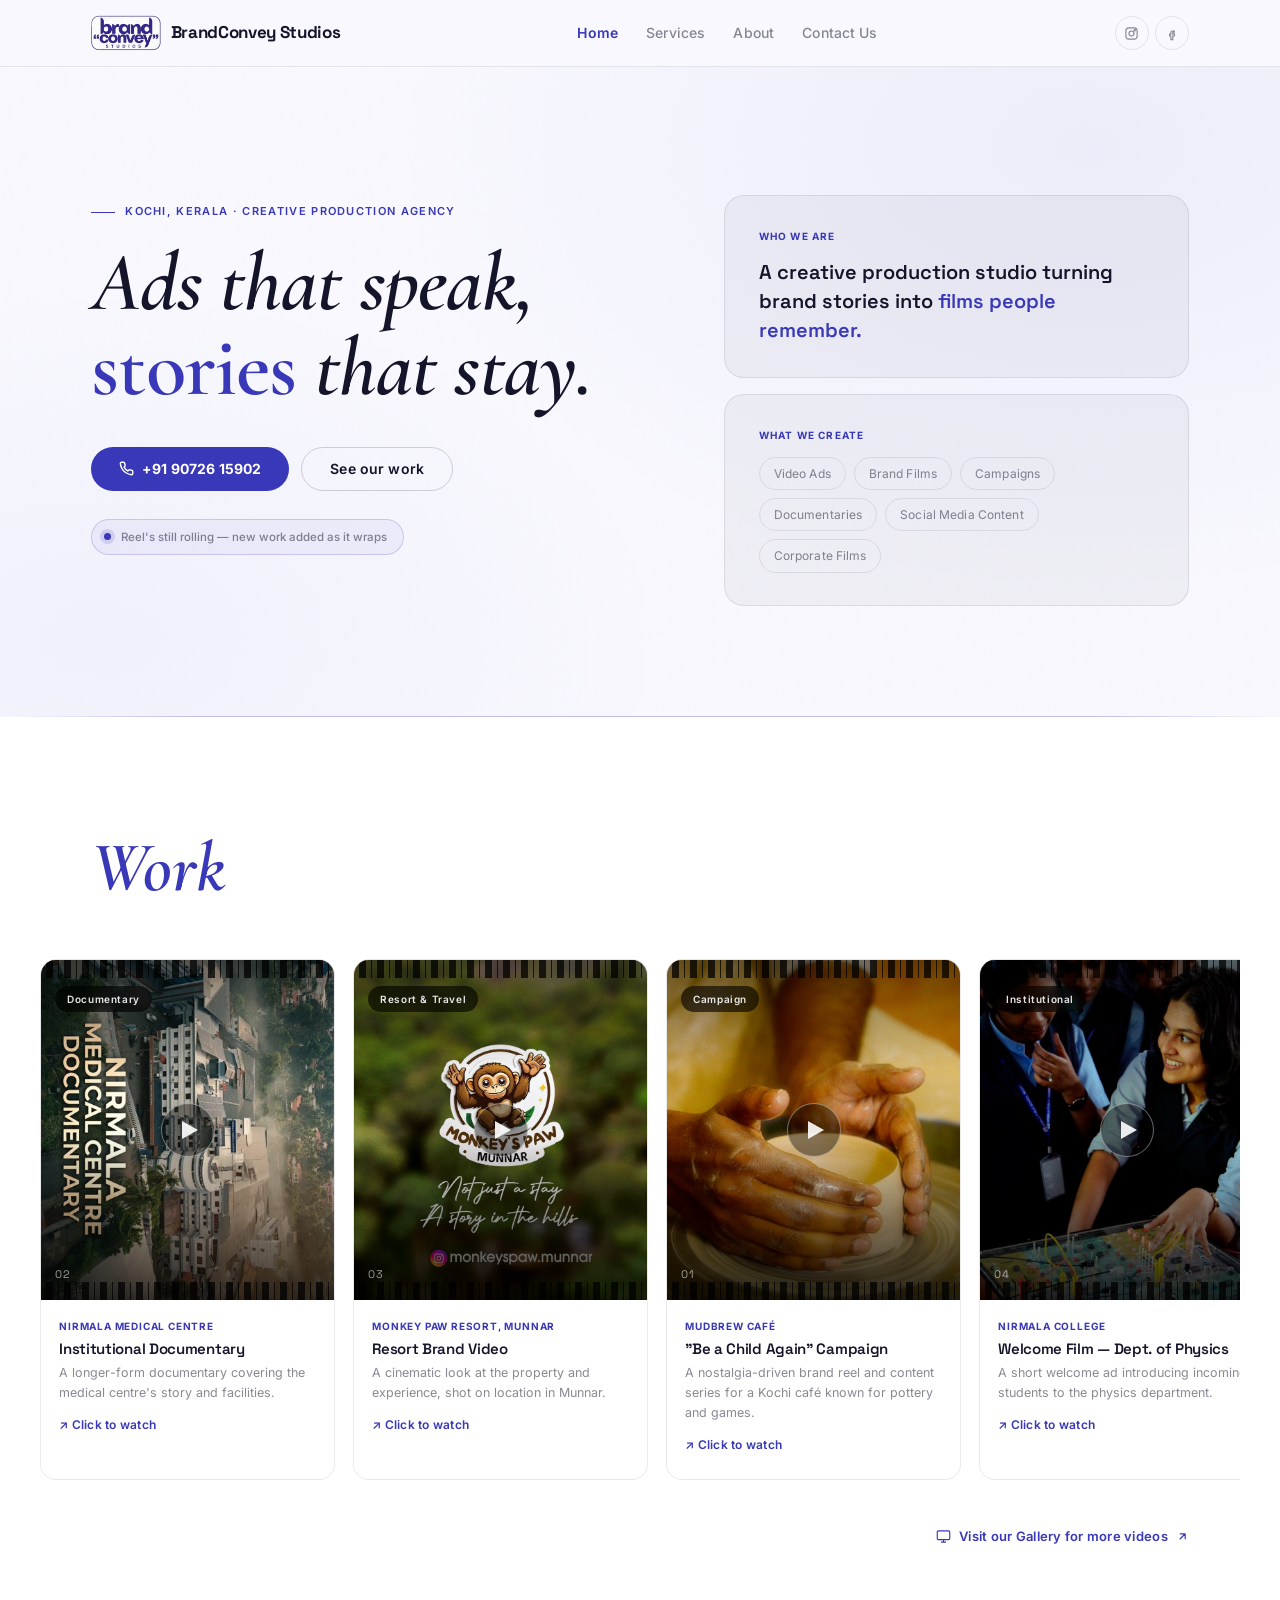
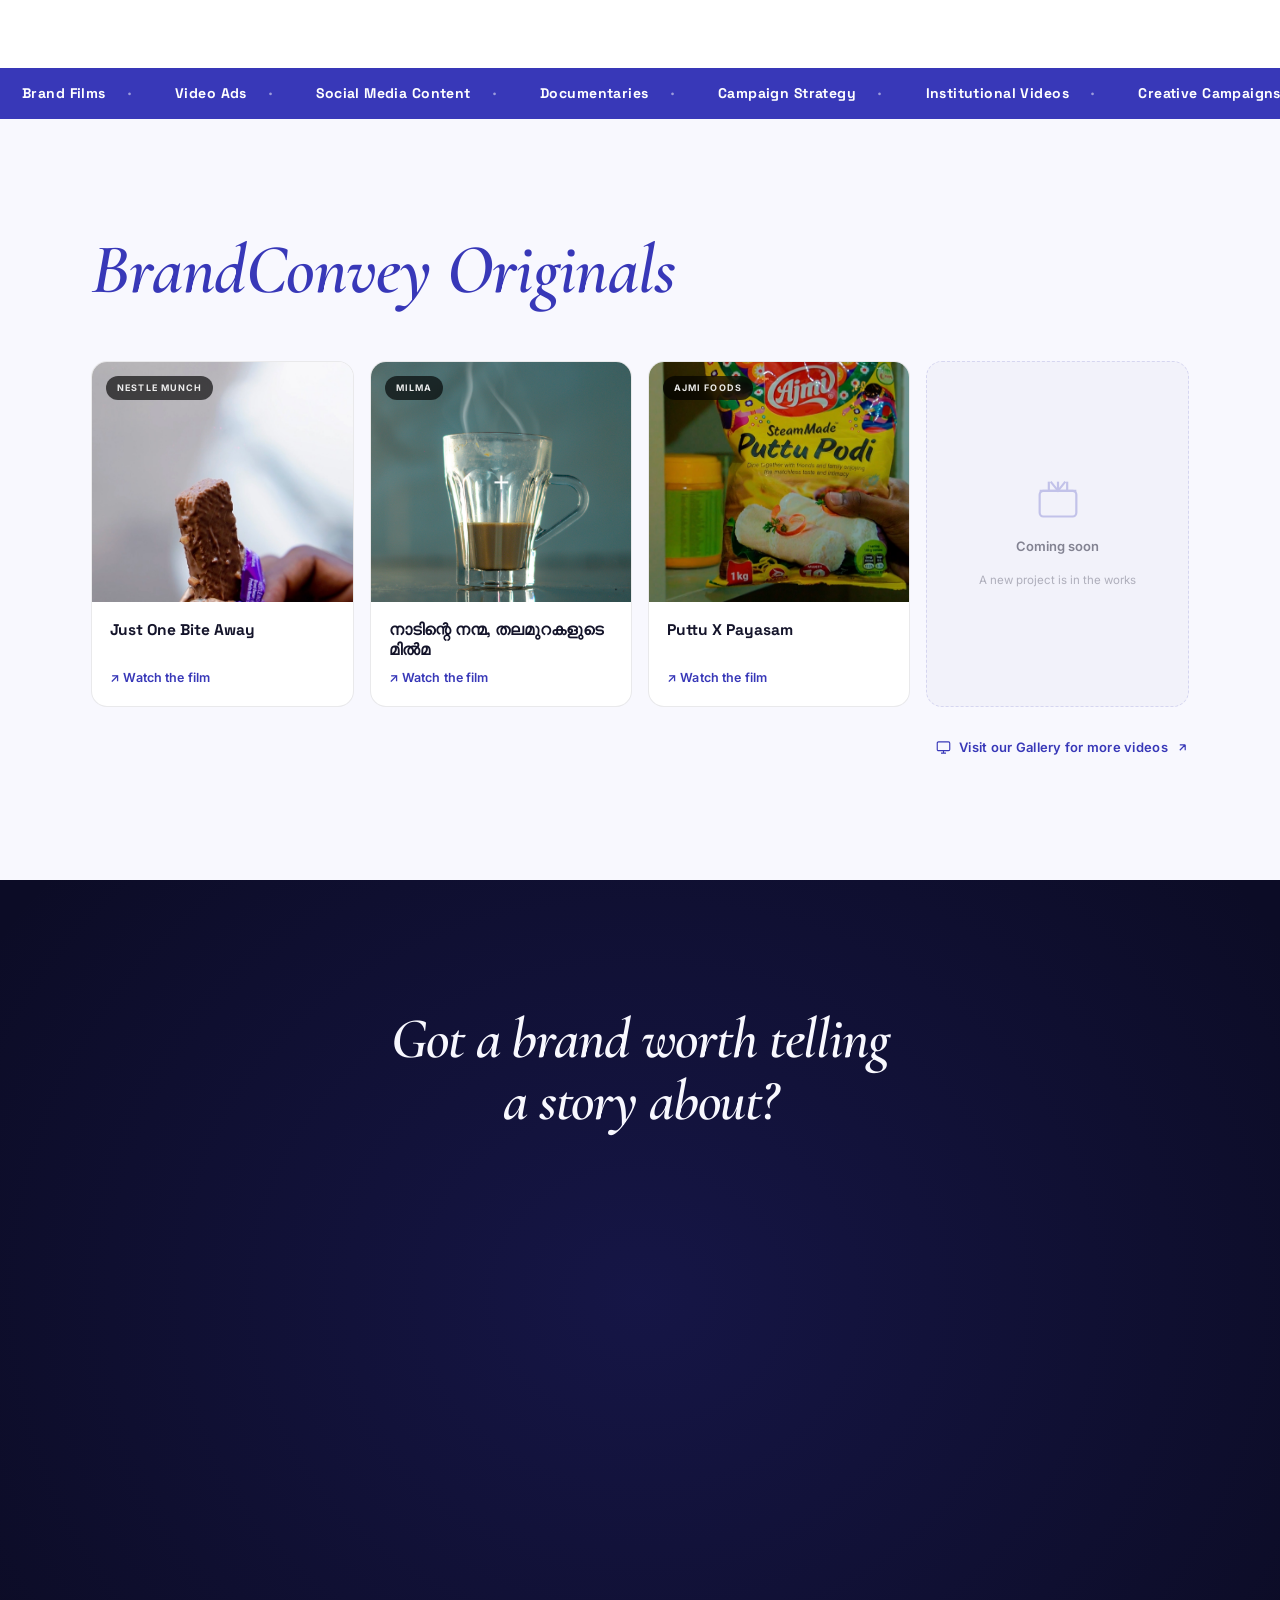
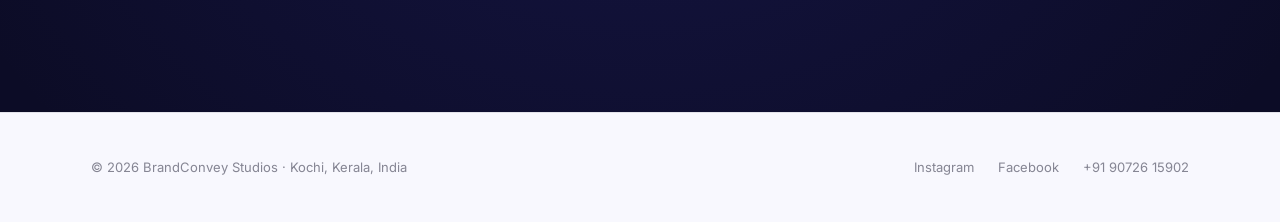
<file: index.html>
<!DOCTYPE html>
<html lang="en">
<head>
<meta charset="UTF-8">
<meta name="viewport" content="width=device-width, initial-scale=1.0">
<title>BrandConvey Studios — Video Ads & Brand Films, Kochi</title>
<meta name="description" content="BrandConvey Studios — Kochi's creative production agency. Video ads, brand films, and campaign content built from brief to final cut under one roof.">
<meta name="robots" content="index, follow">
<meta property="og:title" content="BrandConvey Studios — Video Ads & Brand Films, Kochi">
<meta property="og:description" content="A Kochi-based creative production agency crafting video ads, brand films, and campaign content.">
<meta property="og:type" content="website">
<meta property="og:url" content="https://brandconvey.in/">
<link rel="canonical" href="https://brandconvey.in/">
<meta property="og:image" content="https://brandconvey.in/logo.jpg">
<meta name="twitter:card" content="summary_large_image">
<meta name="twitter:title" content="BrandConvey Studios — Video Ads & Brand Films, Kochi">
<meta name="twitter:description" content="A Kochi-based creative production agency crafting video ads, brand films, and campaign content.">
<script type="application/ld+json">
{
  "@context": "https://schema.org",
  "@graph": [
    {
      "@type": ["LocalBusiness", "ProfessionalService"],
      "@id": "https://brandconvey.in/#business",
      "name": "BrandConvey Studios",
      "alternateName": "BrandConvey",
      "description": "A creative production studio based in Kochi, Kerala, producing video ads, brand films, creative campaigns, documentaries, and social media content for businesses across India.",
      "url": "https://brandconvey.in/",
      "logo": "https://brandconvey.in/logo.jpg",
      "image": "https://brandconvey.in/logo.jpg",
      "telephone": "+91-90726-15902",
      "email": "hello@brandconvey.in",
      "foundingDate": "2024",
      "address": {
        "@type": "PostalAddress",
        "streetAddress": "Kuppathadathil Building, Pancode, Puthencruz",
        "addressLocality": "Ernakulam",
        "addressRegion": "Kerala",
        "postalCode": "682308",
        "addressCountry": "IN"
      },
      "geo": {
        "@type": "GeoCoordinates",
        "latitude": "9.9816",
        "longitude": "76.2999"
      },
      "areaServed": [
        {"@type": "City", "name": "Kochi"},
        {"@type": "State", "name": "Kerala"},
        {"@type": "Country", "name": "India"}
      ],
      "knowsAbout": ["Video Ads", "Brand Films", "Creative Campaigns", "Documentary Production", "Social Media Content", "Corporate Video"],
      "hasOfferCatalog": {
        "@type": "OfferCatalog",
        "name": "Video Production Services",
        "itemListElement": [
          {"@type": "Offer", "itemOffered": {"@type": "Service", "name": "Video Ads"}},
          {"@type": "Offer", "itemOffered": {"@type": "Service", "name": "Brand Films"}},
          {"@type": "Offer", "itemOffered": {"@type": "Service", "name": "Creative Campaigns"}},
          {"@type": "Offer", "itemOffered": {"@type": "Service", "name": "Documentary Production"}},
          {"@type": "Offer", "itemOffered": {"@type": "Service", "name": "Social Media Content"}},
          {"@type": "Offer", "itemOffered": {"@type": "Service", "name": "Corporate & Institutional Video"}}
        ]
      },
      "founder": [
        {"@type": "Person", "name": "Albin George", "jobTitle": "Managing Director & Creative Director", "email": "ag@brandconvey.in"},
        {"@type": "Person", "name": "Varghese George", "jobTitle": "Head of Production & Operations Director", "email": "vg@brandconvey.in"}
      ],
      "sameAs": [
        "https://www.instagram.com/brandconveystudios/",
        "https://www.facebook.com/brandconveystudios"
      ]
    },
    {
      "@type": "WebSite",
      "@id": "https://brandconvey.in/#website",
      "url": "https://brandconvey.in/",
      "name": "BrandConvey Studios",
      "publisher": {"@id": "https://brandconvey.in/#business"}
    }
  ]
}
</script>
<link rel="icon" type="image/png" href="logo.jpg">
<link rel="apple-touch-icon" href="logo.jpg">
<link rel="preconnect" href="https://fonts.googleapis.com">
<link rel="preconnect" href="https://fonts.gstatic.com" crossorigin>
<link href="https://fonts.googleapis.com/css2?family=Space+Grotesk:wght@400;500;600;700&family=Inter:wght@400;500;600&display=swap" rel="stylesheet">
<link rel="stylesheet" href="styles.css">
</head>
<body>

<nav id="mainNav">
  <div class="wrap">
    <div class="nav-inner">
      <a class="nav-logo" href="index.html">
        <img class="nav-logo-img" src="logo.jpg" alt="BrandConvey Studios" onerror="this.style.display='none'">
        <span class="nav-logo-text">BrandConvey Studios</span>
      </a>
      <div class="nav-links">
        <a href="index.html" class="active">Home</a>
        <a href="services.html">Services</a>
        <a href="about.html">About</a>
        <a href="contact.html">Contact Us</a>
      </div>
      <div class="nav-right">
        <div class="nav-socials">
          <a href="https://www.instagram.com/brandconveystudios/" target="_blank" rel="noopener" aria-label="Instagram">
            <svg width="15" height="15" viewBox="0 0 24 24" fill="none" stroke="currentColor" stroke-width="1.8"><rect x="3" y="3" width="18" height="18" rx="5"/><circle cx="12" cy="12" r="4"/><circle cx="17.2" cy="6.8" r="1"/></svg>
          </a>
          <a href="https://www.facebook.com/brandconveystudios" target="_blank" rel="noopener" aria-label="Facebook">
            <svg width="15" height="15" viewBox="0 0 24 24" fill="none" stroke="currentColor" stroke-width="1.8"><path d="M15 8h-2a2 2 0 0 0-2 2v3H9v3h2v6h3v-6h2.5l.5-3H14v-2.2c0-.6.2-1 1-1h1.5V8z"/></svg>
          </a>
        </div>
        <a class="nav-cta-sm" href="tel:+919072615902">Call us</a>
        <button class="nav-ham" id="menuBtn" aria-label="Open menu" aria-expanded="false">
          <span></span><span></span><span></span>
        </button>
      </div>
    </div>
  </div>
</nav>

<div class="mob-menu" id="mobMenu" role="dialog" aria-modal="true" aria-label="Navigation">
  <a href="index.html">Home</a>
  <a href="services.html">Services</a>
  <a href="about.html">About</a>
  <a href="contact.html">Contact Us</a>
  <a href="tel:+919072615902" class="mob-cta">+91 90726 15902</a>
  <div class="mob-menu-socials">
    <a href="https://www.instagram.com/brandconveystudios/" target="_blank" rel="noopener" aria-label="Instagram">
      <svg width="18" height="18" viewBox="0 0 24 24" fill="none" stroke="currentColor" stroke-width="1.8"><rect x="3" y="3" width="18" height="18" rx="5"/><circle cx="12" cy="12" r="4"/><circle cx="17.2" cy="6.8" r="1"/></svg>
    </a>
    <a href="https://www.facebook.com/brandconveystudios" target="_blank" rel="noopener" aria-label="Facebook">
      <svg width="18" height="18" viewBox="0 0 24 24" fill="none" stroke="currentColor" stroke-width="1.8"><path d="M15 8h-2a2 2 0 0 0-2 2v3H9v3h2v6h3v-6h2.5l.5-3H14v-2.2c0-.6.2-1 1-1h1.5V8z"/></svg>
    </a>
  </div>
</div>

<section class="hero">
  <div class="wrap">
    <div class="hero-grid">
      <div class="hero-content">
        <div class="eyebrow hero-eyebrow">Kochi, Kerala · Creative Production Agency</div>
        <h1>Ads that speak,<br><em>stories</em> that stay.</h1>
        <div class="hero-actions">
          <a class="btn btn-primary" href="tel:+919072615902">
            <svg width="15" height="15" viewBox="0 0 24 24" fill="none" stroke="currentColor" stroke-width="2.2"><path d="M22 16.92v3a2 2 0 0 1-2.18 2 19.79 19.79 0 0 1-8.63-3.07 19.5 19.5 0 0 1-6-6 19.79 19.79 0 0 1-3.07-8.67A2 2 0 0 1 4.11 2h3a2 2 0 0 1 2 1.72c.127.96.362 1.903.7 2.81a2 2 0 0 1-.45 2.11L8.09 9.91a16 16 0 0 0 6 6l1.27-1.27a2 2 0 0 1 2.11-.45c.907.338 1.85.573 2.81.7A2 2 0 0 1 22 16.92z"/></svg>
            +91 90726 15902
          </a>
          <a class="btn btn-outline" href="#work">See our work</a>
        </div>
        <div class="hero-status">
          <span class="status-dot"></span>
          Reel's still rolling — new work added as it wraps
        </div>
      </div>
      <div class="hero-right">
        <div class="h-card">
          <div class="h-card-label">Who we are</div>
          <div class="h-tagline">A creative production studio turning brand stories into <em>films people remember.</em></div>
        </div>
        <div class="h-card">
          <div class="h-card-label">What we create</div>
          <div class="hero-tags">
            <span>Video Ads</span>
            <span>Brand Films</span>
            <span>Campaigns</span>
            <span>Documentaries</span>
            <span>Social Media Content</span>
            <span>Corporate Films</span>
          </div>
        </div>
      </div>
    </div>
  </div>
</section>

<div class="rail"><div class="rail-track" id="railTrack"></div></div>

<section class="section work-section" id="work">
  <div class="wrap">
    <div class="section-head reveal">
      <h2 class="h2-gold">Work</h2>
    </div>
  </div>
  <div class="wrap">
    <div class="filmstrip reveal" id="filmstrip" data-section="work-filmstrip"></div>
    <div class="gallery-link-wrap reveal">
      <a class="gallery-link" href="work-gallery.html">
        <svg width="15" height="15" viewBox="0 0 24 24" fill="none" stroke="currentColor" stroke-width="1.8"><rect x="2" y="3" width="20" height="14" rx="2"/><path d="M8 21h8M12 17v4"/></svg>
        Visit our Gallery for more videos
        <svg class="gallery-arrow" width="13" height="13" viewBox="0 0 24 24" fill="none" stroke="currentColor" stroke-width="2.2"><path d="M7 17L17 7M17 7H7M17 7v10"/></svg>
      </a>
    </div>
  </div>
</section>

<div class="ticker" aria-hidden="true"><div class="ticker-track" id="tickerTrack"></div></div>

<section class="section originals-section" id="originals">
  <div class="wrap">
    <div class="section-head reveal">
      <h2 class="h2-gold">BrandConvey Originals</h2>
    </div>
    <div class="originals-grid" data-section="originals"></div>
    <div class="gallery-link-wrap reveal">
      <a class="gallery-link" href="originals-gallery.html">
        <svg width="15" height="15" viewBox="0 0 24 24" fill="none" stroke="currentColor" stroke-width="1.8"><rect x="2" y="3" width="20" height="14" rx="2"/><path d="M8 21h8M12 17v4"/></svg>
        Visit our Gallery for more videos
        <svg class="gallery-arrow" width="13" height="13" viewBox="0 0 24 24" fill="none" stroke="currentColor" stroke-width="2.2"><path d="M7 17L17 7M17 7H7M17 7v10"/></svg>
      </a>
    </div>
  </div>
</section>

<section class="cta-section" id="contact">
  <div class="wrap">
    <h2 class="reveal">Got a brand worth telling<br>a story about?</h2>
    <p class="reveal d1">We're based in Kochi and work with businesses across Kerala and India.</p>
    <div class="cta-btns reveal d2">
      <a class="btn btn-primary" href="contact.html">Start a project</a>
      <a class="btn btn-outline" href="tel:+919072615902">+91 90726 15902</a>
    </div>
    <div class="contact-cards reveal d3" data-section="contact-cards"></div>
  </div>
</section>

<footer>
  <div class="wrap">
    <div class="foot-inner">
      <div class="foot-copy">© 2026 BrandConvey Studios · Kochi, Kerala, India</div>
      <div class="foot-links">
        <a href="https://www.instagram.com/brandconveystudios/" target="_blank" rel="noopener">Instagram</a>
        <a href="https://www.facebook.com/brandconveystudios" target="_blank" rel="noopener">Facebook</a>
        <a href="tel:+919072615902">+91 90726 15902</a>
      </div>
    </div>
  </div>
</footer>

<script src="shared.js?v=2"></script>
</body>
</html>
</file>
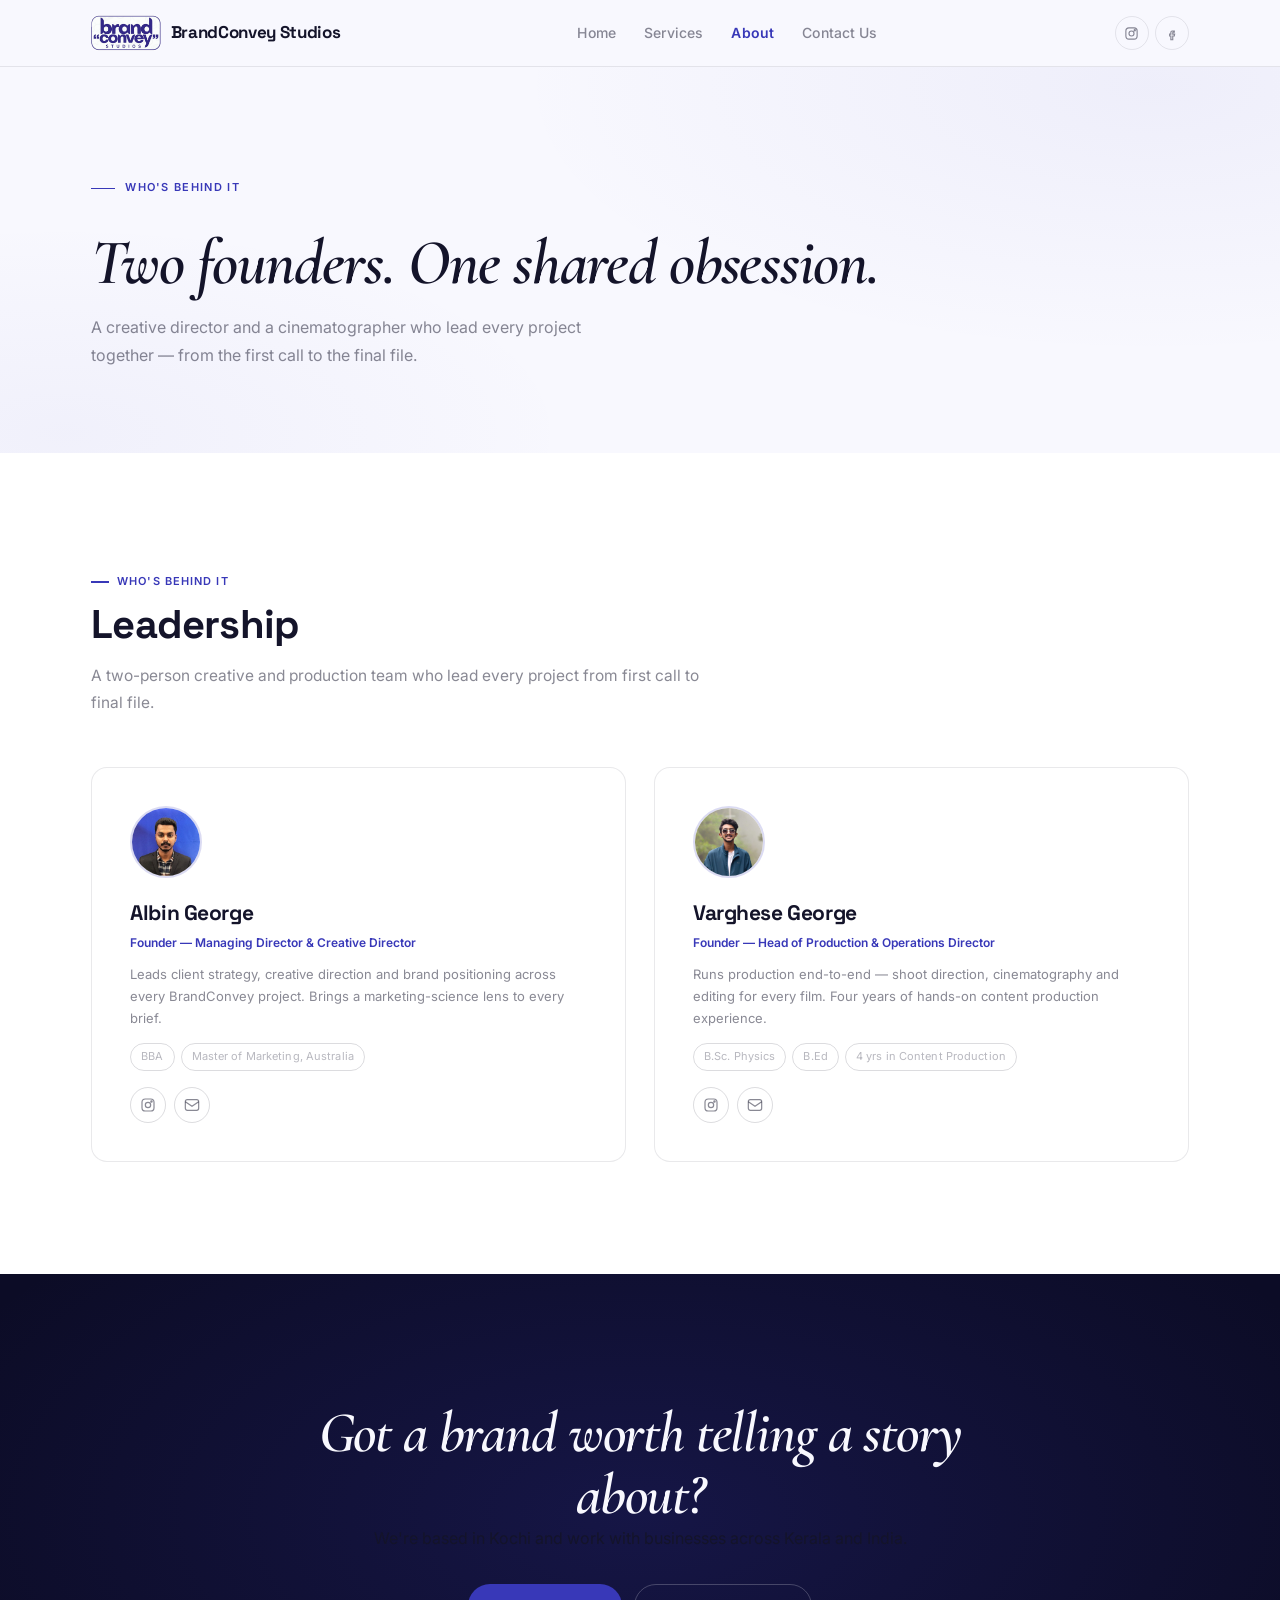
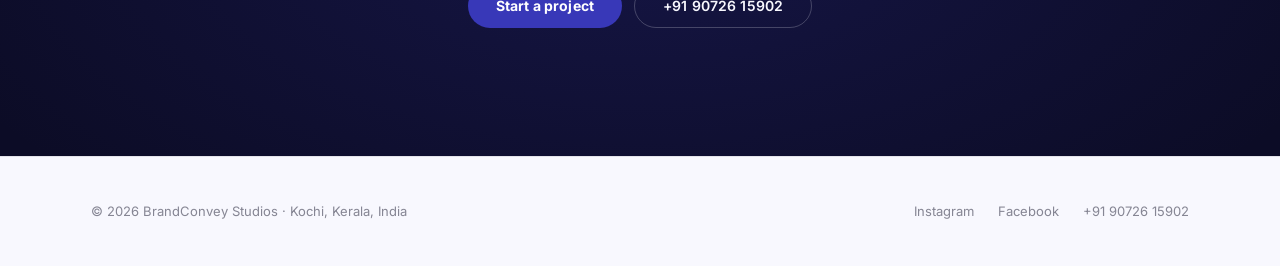
<file: about.html>
<!DOCTYPE html>
<html lang="en">
<head>
<meta charset="UTF-8">
<meta name="viewport" content="width=device-width, initial-scale=1.0">
<title>About — BrandConvey Studios | Albin George & Varghese George</title>
<meta name="description" content="Meet Albin George and Varghese George — the founders behind BrandConvey Studios, a Kochi-based creative production agency.">
<meta name="robots" content="index, follow">
<meta property="og:title" content="About — BrandConvey Studios">
<meta property="og:description" content="Meet the founders behind BrandConvey Studios, Kochi's creative production agency.">
<meta property="og:type" content="website">
<meta property="og:url" content="https://brandconvey.in/about.html">
<link rel="canonical" href="https://brandconvey.in/about.html">
<meta property="og:image" content="https://brandconvey.in/logo.jpg">
<meta name="twitter:card" content="summary_large_image">
<meta name="twitter:title" content="About — BrandConvey Studios">
<meta name="twitter:description" content="Meet the founders behind BrandConvey Studios, Kochi's creative production agency.">
<script type="application/ld+json">
{
  "@context": "https://schema.org",
  "@graph": [
    {
      "@type": "WebPage",
      "@id": "https://brandconvey.in/about.html#webpage",
      "url": "https://brandconvey.in/about.html",
      "name": "About — BrandConvey Studios | Albin George & Varghese George",
      "description": "Meet Albin George and Varghese George — the founders behind BrandConvey Studios, a Kochi-based creative production agency.",
      "isPartOf": {"@id": "https://brandconvey.in/#website"},
      "about": {"@id": "https://brandconvey.in/#business"}
    },
    {
      "@type": "Person",
      "@id": "https://brandconvey.in/about.html#albin",
      "name": "Albin George",
      "givenName": "Albin",
      "familyName": "George",
      "jobTitle": "Managing Director & Creative Director",
      "description": "Leads client strategy, creative direction and brand positioning across every BrandConvey project. Brings a marketing-science lens to every brief.",
      "email": "ag@brandconvey.in",
      "sameAs": "https://www.instagram.com/thenameisalbin",
      "worksFor": {"@id": "https://brandconvey.in/#business"},
      "alumniOf": [
        {"@type": "EducationalOrganization", "name": "BBA Institution"},
        {"@type": "EducationalOrganization", "name": "Australian University", "description": "Master of Marketing"}
      ]
    },
    {
      "@type": "Person",
      "@id": "https://brandconvey.in/about.html#varghese",
      "name": "Varghese George",
      "givenName": "Varghese",
      "familyName": "George",
      "jobTitle": "Head of Production & Operations Director",
      "description": "Runs production end-to-end — shoot direction, cinematography and editing for every film. Four years of hands-on content production experience.",
      "email": "vg@brandconvey.in",
      "sameAs": "https://www.instagram.com/dop_vargezz",
      "worksFor": {"@id": "https://brandconvey.in/#business"}
    }
  ]
}
</script>
<link rel="icon" type="image/png" href="logo.jpg">
<link rel="apple-touch-icon" href="logo.jpg">
<link rel="preconnect" href="https://fonts.googleapis.com">
<link rel="preconnect" href="https://fonts.gstatic.com" crossorigin>
<link href="https://fonts.googleapis.com/css2?family=Space+Grotesk:wght@400;500;600;700&family=Inter:wght@400;500;600&display=swap" rel="stylesheet">
<link rel="stylesheet" href="styles.css">
</head>
<body>

<nav id="mainNav">
  <div class="wrap">
    <div class="nav-inner">
      <a class="nav-logo" href="index.html">
        <img class="nav-logo-img" src="logo.jpg" alt="BrandConvey Studios" onerror="this.style.display='none'">
        <span class="nav-logo-text">BrandConvey Studios</span>
      </a>
      <div class="nav-links">
        <a href="index.html">Home</a>
        <a href="services.html">Services</a>
        <a href="about.html" class="active">About</a>
        <a href="contact.html">Contact Us</a>
      </div>
      <div class="nav-right">
        <div class="nav-socials">
          <a href="https://www.instagram.com/brandconveystudios/" target="_blank" rel="noopener" aria-label="Instagram">
            <svg width="15" height="15" viewBox="0 0 24 24" fill="none" stroke="currentColor" stroke-width="1.8"><rect x="3" y="3" width="18" height="18" rx="5"/><circle cx="12" cy="12" r="4"/><circle cx="17.2" cy="6.8" r="1"/></svg>
          </a>
          <a href="https://www.facebook.com/brandconveystudios" target="_blank" rel="noopener" aria-label="Facebook">
            <svg width="15" height="15" viewBox="0 0 24 24" fill="none" stroke="currentColor" stroke-width="1.8"><path d="M15 8h-2a2 2 0 0 0-2 2v3H9v3h2v6h3v-6h2.5l.5-3H14v-2.2c0-.6.2-1 1-1h1.5V8z"/></svg>
          </a>
        </div>
        <a class="nav-cta-sm" href="tel:+919072615902">Call us</a>
        <button class="nav-ham" id="menuBtn" aria-label="Open menu" aria-expanded="false">
          <span></span><span></span><span></span>
        </button>
      </div>
    </div>
  </div>
</nav>

<div class="mob-menu" id="mobMenu" role="dialog" aria-modal="true" aria-label="Navigation">
  <a href="index.html">Home</a>
  <a href="services.html">Services</a>
  <a href="about.html">About</a>
  <a href="contact.html">Contact Us</a>
  <a href="tel:+919072615902" class="mob-cta">+91 90726 15902</a>
  <div class="mob-menu-socials">
    <a href="https://www.instagram.com/brandconveystudios/" target="_blank" rel="noopener" aria-label="Instagram">
      <svg width="18" height="18" viewBox="0 0 24 24" fill="none" stroke="currentColor" stroke-width="1.8"><rect x="3" y="3" width="18" height="18" rx="5"/><circle cx="12" cy="12" r="4"/><circle cx="17.2" cy="6.8" r="1"/></svg>
    </a>
    <a href="https://www.facebook.com/brandconveystudios" target="_blank" rel="noopener" aria-label="Facebook">
      <svg width="18" height="18" viewBox="0 0 24 24" fill="none" stroke="currentColor" stroke-width="1.8"><path d="M15 8h-2a2 2 0 0 0-2 2v3H9v3h2v6h3v-6h2.5l.5-3H14v-2.2c0-.6.2-1 1-1h1.5V8z"/></svg>
    </a>
  </div>
</div>

<section class="page-hero">
  <div class="wrap">
    <div class="page-hero-inner reveal" data-section="page-hero-about"></div>
  </div>
</section>

<section class="section team-section" id="team">
  <div class="wrap">
    <div class="section-head reveal" data-section="section-head-team"></div>
    <div class="team-grid" data-section="team"></div>
  </div>
</section>

<section class="cta-section">
  <div class="wrap">
    <div data-section="cta-about"></div>
    <div class="cta-btns reveal d2">
      <a class="btn btn-primary" href="contact.html">Start a project</a>
      <a class="btn btn-outline" href="tel:+919072615902">+91 90726 15902</a>
    </div>
  </div>
</section>

<footer>
  <div class="wrap">
    <div class="foot-inner">
      <div class="foot-copy">© 2026 BrandConvey Studios · Kochi, Kerala, India</div>
      <div class="foot-links">
        <a href="https://www.instagram.com/brandconveystudios/" target="_blank" rel="noopener">Instagram</a>
        <a href="https://www.facebook.com/brandconveystudios" target="_blank" rel="noopener">Facebook</a>
        <a href="tel:+919072615902">+91 90726 15902</a>
      </div>
    </div>
  </div>
</footer>

<script src="shared.js?v=2"></script>
</body>
</html>
</file>
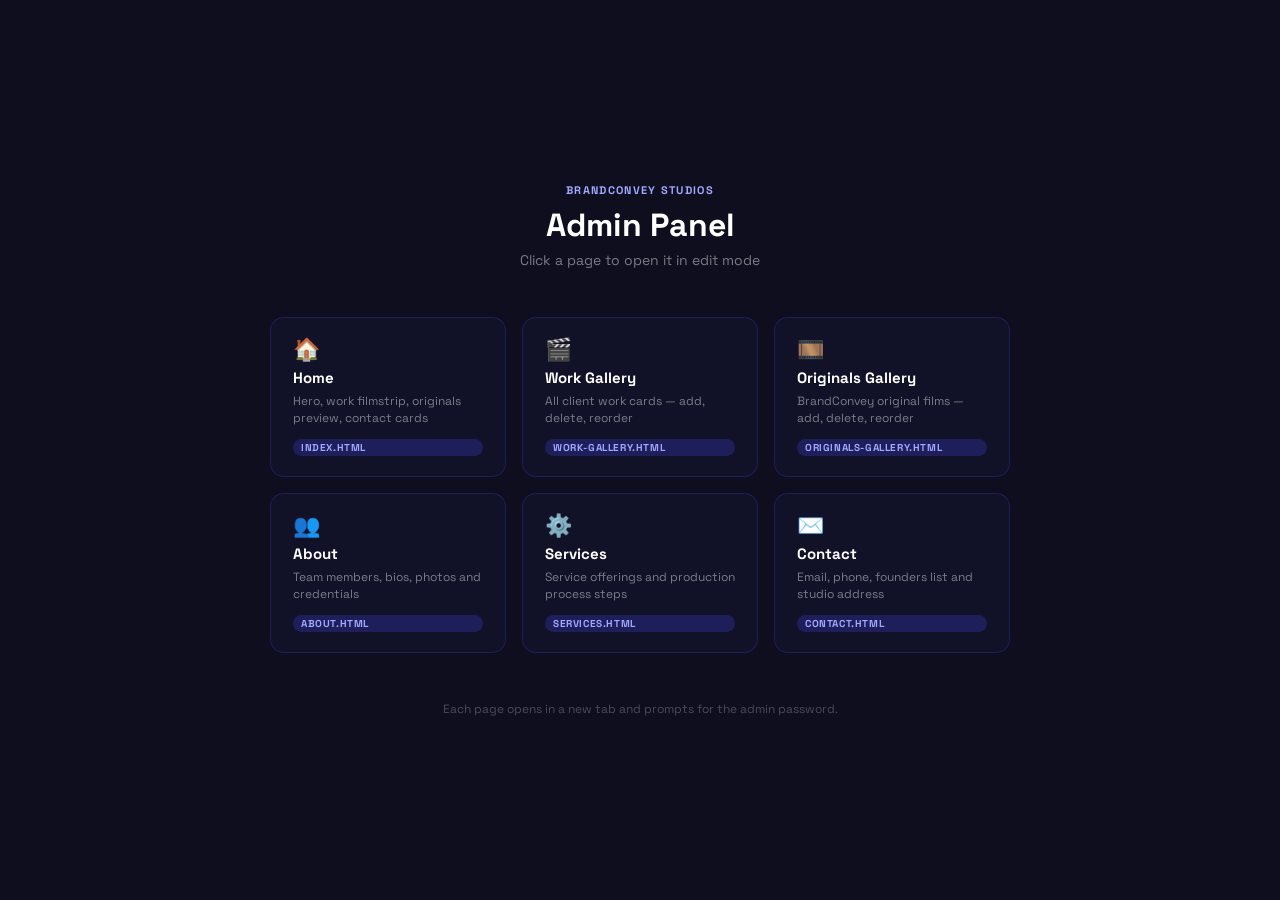
<file: admin.html>
<!DOCTYPE html>
<html lang="en">
<head>
  <meta charset="UTF-8">
  <meta name="viewport" content="width=device-width, initial-scale=1.0">
  <title>Admin — BrandConvey Studios</title>
  <link rel="icon" type="image/jpeg" href="logo.jpg">
  <link rel="preconnect" href="https://fonts.googleapis.com">
  <link rel="preconnect" href="https://fonts.gstatic.com" crossorigin>
  <link href="https://fonts.googleapis.com/css2?family=Space+Grotesk:wght@400;500;600;700&display=swap" rel="stylesheet">
  <style>
    *, *::before, *::after { box-sizing: border-box; margin: 0; padding: 0; }
    body {
      font-family: 'Space Grotesk', sans-serif;
      background: #0e0e1e;
      color: #fff;
      min-height: 100vh;
      display: flex;
      flex-direction: column;
      align-items: center;
      justify-content: center;
      padding: 40px 20px;
    }
    .logo {
      font-size: 11px;
      font-weight: 700;
      letter-spacing: .12em;
      text-transform: uppercase;
      color: #a0a8ff;
      margin-bottom: 8px;
    }
    h1 {
      font-size: clamp(22px, 4vw, 32px);
      font-weight: 700;
      color: #fff;
      margin-bottom: 6px;
    }
    .sub {
      font-size: 14px;
      color: rgba(255,255,255,.45);
      margin-bottom: 48px;
    }
    .pages {
      display: grid;
      grid-template-columns: repeat(auto-fit, minmax(220px, 1fr));
      gap: 16px;
      width: 100%;
      max-width: 740px;
    }
    .page-btn {
      display: flex;
      flex-direction: column;
      gap: 6px;
      padding: 20px 22px;
      border-radius: 14px;
      border: 1px solid rgba(56,56,184,.35);
      background: rgba(56,56,184,.07);
      color: #fff;
      text-decoration: none;
      cursor: pointer;
      transition: background .15s, border-color .15s, transform .1s;
    }
    .page-btn:hover {
      background: rgba(56,56,184,.18);
      border-color: rgba(56,56,184,.7);
      transform: translateY(-2px);
    }
    .page-btn:active { transform: translateY(0); }
    .page-icon {
      font-size: 22px;
      line-height: 1;
      margin-bottom: 2px;
    }
    .page-name {
      font-size: 15px;
      font-weight: 700;
    }
    .page-desc {
      font-size: 12px;
      color: rgba(255,255,255,.45);
      line-height: 1.4;
    }
    .page-badge {
      display: inline-block;
      margin-top: 6px;
      padding: 2px 8px;
      border-radius: 20px;
      font-size: 10px;
      font-weight: 700;
      letter-spacing: .06em;
      text-transform: uppercase;
      background: rgba(56,56,184,.35);
      color: #a0a8ff;
    }
    .footer {
      margin-top: 48px;
      font-size: 12px;
      color: rgba(255,255,255,.25);
    }
  </style>
</head>
<body>
  <div class="logo">BrandConvey Studios</div>
  <h1>Admin Panel</h1>
  <p class="sub">Click a page to open it in edit mode</p>

  <div class="pages">
    <a class="page-btn" href="index.html?edit" target="_blank" rel="noopener">
      <div class="page-icon">🏠</div>
      <div class="page-name">Home</div>
      <div class="page-desc">Hero, work filmstrip, originals preview, contact cards</div>
      <span class="page-badge">index.html</span>
    </a>

    <a class="page-btn" href="work-gallery.html?edit" target="_blank" rel="noopener">
      <div class="page-icon">🎬</div>
      <div class="page-name">Work Gallery</div>
      <div class="page-desc">All client work cards — add, delete, reorder</div>
      <span class="page-badge">work-gallery.html</span>
    </a>

    <a class="page-btn" href="originals-gallery.html?edit" target="_blank" rel="noopener">
      <div class="page-icon">🎞️</div>
      <div class="page-name">Originals Gallery</div>
      <div class="page-desc">BrandConvey original films — add, delete, reorder</div>
      <span class="page-badge">originals-gallery.html</span>
    </a>

    <a class="page-btn" href="about.html?edit" target="_blank" rel="noopener">
      <div class="page-icon">👥</div>
      <div class="page-name">About</div>
      <div class="page-desc">Team members, bios, photos and credentials</div>
      <span class="page-badge">about.html</span>
    </a>

    <a class="page-btn" href="services.html?edit" target="_blank" rel="noopener">
      <div class="page-icon">⚙️</div>
      <div class="page-name">Services</div>
      <div class="page-desc">Service offerings and production process steps</div>
      <span class="page-badge">services.html</span>
    </a>

    <a class="page-btn" href="contact.html?edit" target="_blank" rel="noopener">
      <div class="page-icon">✉️</div>
      <div class="page-name">Contact</div>
      <div class="page-desc">Email, phone, founders list and studio address</div>
      <span class="page-badge">contact.html</span>
    </a>
  </div>

  <p class="footer">Each page opens in a new tab and prompts for the admin password.</p>
</body>
</html>
</file>
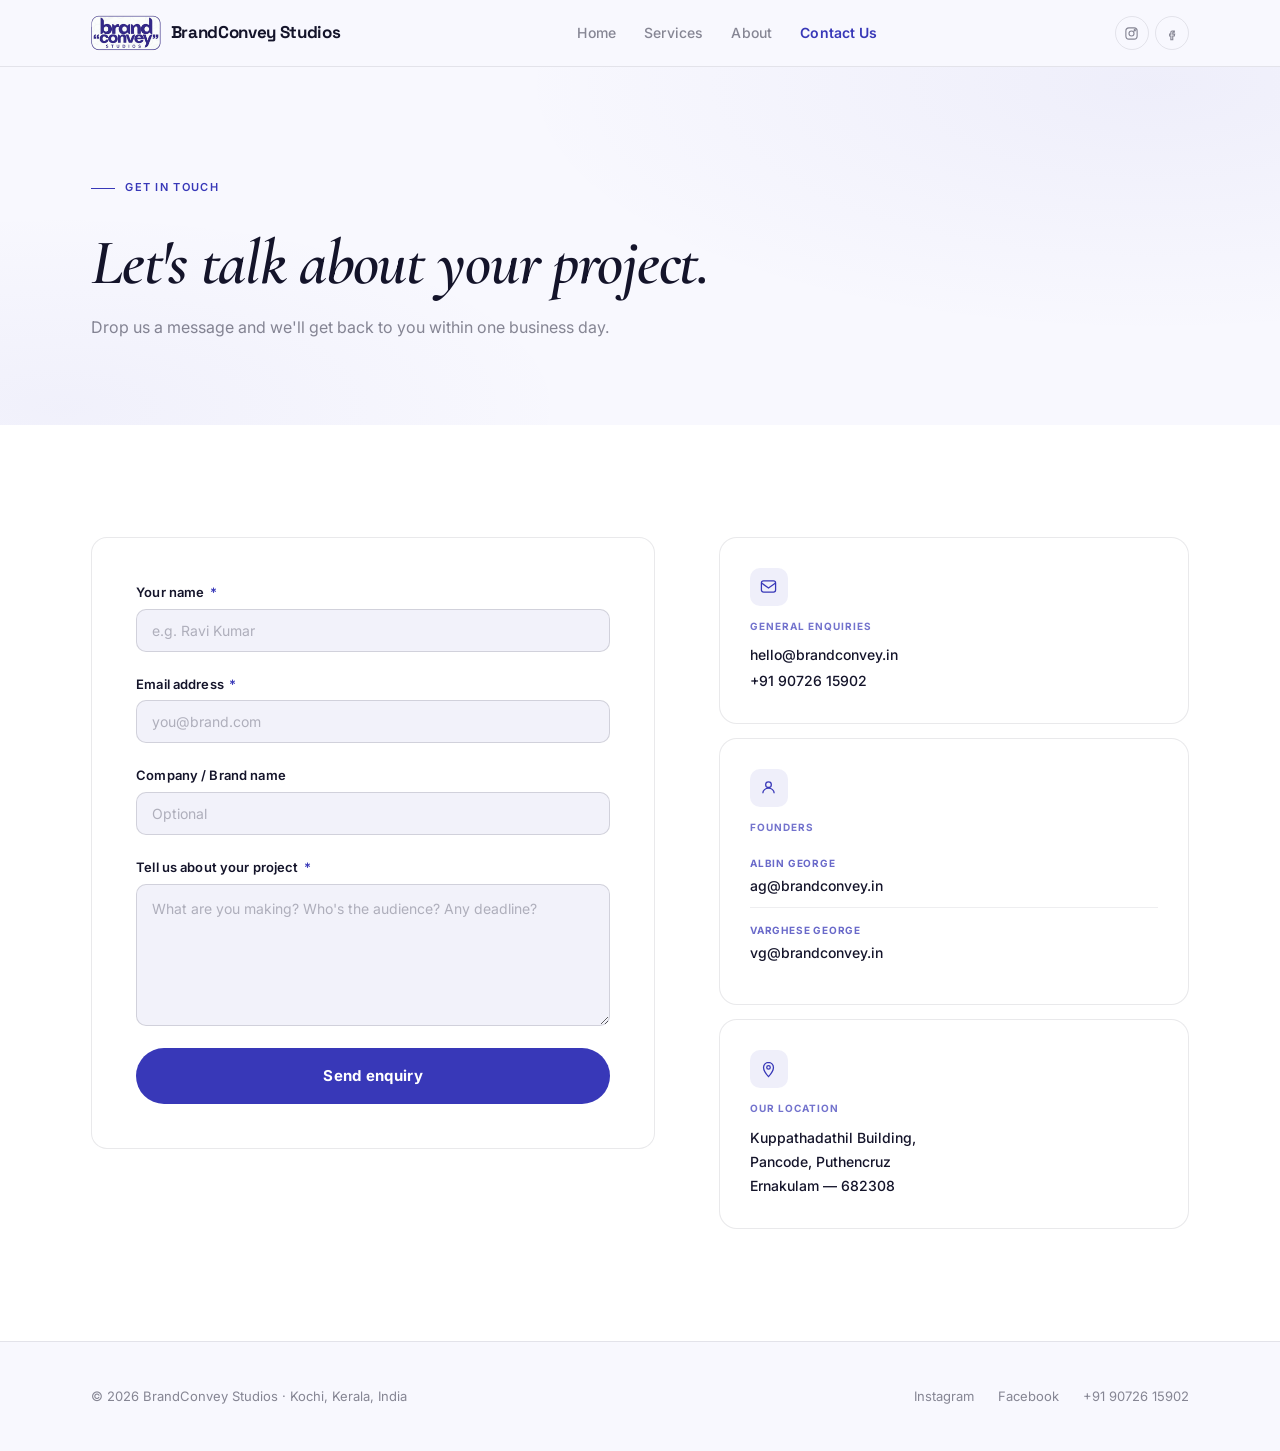
<file: contact.html>
<!DOCTYPE html>
<html lang="en">
<head>
<meta charset="UTF-8">
<meta name="viewport" content="width=device-width, initial-scale=1.0">
<title>Contact BrandConvey Studios — Start a Project</title>
<meta name="description" content="Reach out to BrandConvey Studios. Get in touch to discuss your video ad, brand film or campaign project — based in Kochi, Kerala.">
<meta name="robots" content="index, follow">
<meta property="og:title" content="Contact BrandConvey Studios — Start a Project">
<meta property="og:description" content="Drop us a message and let's talk about your video ad, brand film or campaign project.">
<meta property="og:type" content="website">
<meta property="og:url" content="https://brandconvey.in/contact.html">
<link rel="canonical" href="https://brandconvey.in/contact.html">
<meta property="og:image" content="https://brandconvey.in/logo.jpg">
<meta name="twitter:card" content="summary_large_image">
<meta name="twitter:title" content="Contact BrandConvey Studios — Start a Project">
<meta name="twitter:description" content="Drop us a message and let's talk about your video ad, brand film or campaign project.">
<script type="application/ld+json">
{
  "@context": "https://schema.org",
  "@graph": [
    {
      "@type": "WebPage",
      "@id": "https://brandconvey.in/contact.html#webpage",
      "url": "https://brandconvey.in/contact.html",
      "name": "Contact BrandConvey Studios — Start a Project",
      "description": "Reach out to BrandConvey Studios. Get in touch to discuss your video ad, brand film or campaign project — based in Kochi, Kerala.",
      "isPartOf": {"@id": "https://brandconvey.in/#website"},
      "about": {"@id": "https://brandconvey.in/#business"}
    },
    {
      "@type": "ContactPage",
      "url": "https://brandconvey.in/contact.html",
      "name": "Contact BrandConvey Studios",
      "mainEntity": {
        "@type": "LocalBusiness",
        "@id": "https://brandconvey.in/#business",
        "name": "BrandConvey Studios",
        "telephone": "+91-90726-15902",
        "email": "hello@brandconvey.in",
        "address": {
          "@type": "PostalAddress",
          "streetAddress": "Kuppathadathil Building, Pancode, Puthencruz",
          "addressLocality": "Ernakulam",
          "addressRegion": "Kerala",
          "postalCode": "682308",
          "addressCountry": "IN"
        },
        "contactPoint": [
          {
            "@type": "ContactPoint",
            "contactType": "sales",
            "telephone": "+91-90726-15902",
            "email": "hello@brandconvey.in",
            "areaServed": "IN",
            "availableLanguage": ["English", "Malayalam"]
          }
        ]
      }
    }
  ]
}
</script>
<link rel="icon" type="image/png" href="logo.jpg">
<link rel="apple-touch-icon" href="logo.jpg">
<link rel="preconnect" href="https://fonts.googleapis.com">
<link rel="preconnect" href="https://fonts.gstatic.com" crossorigin>
<link href="https://fonts.googleapis.com/css2?family=Space+Grotesk:wght@400;500;600;700&family=Inter:wght@400;500;600&display=swap" rel="stylesheet">
<link rel="stylesheet" href="styles.css">
</head>
<body>

<nav id="mainNav">
  <div class="wrap">
    <div class="nav-inner">
      <a class="nav-logo" href="index.html">
        <img class="nav-logo-img" src="logo.jpg" alt="BrandConvey Studios" onerror="this.style.display='none'">
        <span class="nav-logo-text">BrandConvey Studios</span>
      </a>
      <div class="nav-links">
        <a href="index.html">Home</a>
        <a href="services.html">Services</a>
        <a href="about.html">About</a>
        <a href="contact.html" class="active">Contact Us</a>
      </div>
      <div class="nav-right">
        <div class="nav-socials">
          <a href="https://www.instagram.com/brandconveystudios/" target="_blank" rel="noopener" aria-label="Instagram">
            <svg width="15" height="15" viewBox="0 0 24 24" fill="none" stroke="currentColor" stroke-width="1.8"><rect x="3" y="3" width="18" height="18" rx="5"/><circle cx="12" cy="12" r="4"/><circle cx="17.2" cy="6.8" r="1"/></svg>
          </a>
          <a href="https://www.facebook.com/brandconveystudios" target="_blank" rel="noopener" aria-label="Facebook">
            <svg width="15" height="15" viewBox="0 0 24 24" fill="none" stroke="currentColor" stroke-width="1.8"><path d="M15 8h-2a2 2 0 0 0-2 2v3H9v3h2v6h3v-6h2.5l.5-3H14v-2.2c0-.6.2-1 1-1h1.5V8z"/></svg>
          </a>
        </div>
        <a class="nav-cta-sm" href="tel:+919072615902">Call us</a>
        <button class="nav-ham" id="menuBtn" aria-label="Open menu" aria-expanded="false">
          <span></span><span></span><span></span>
        </button>
      </div>
    </div>
  </div>
</nav>

<div class="mob-menu" id="mobMenu" role="dialog" aria-modal="true" aria-label="Navigation">
  <a href="index.html">Home</a>
  <a href="services.html">Services</a>
  <a href="about.html">About</a>
  <a href="contact.html">Contact Us</a>
  <a href="tel:+919072615902" class="mob-cta">+91 90726 15902</a>
  <div class="mob-menu-socials">
    <a href="https://www.instagram.com/brandconveystudios/" target="_blank" rel="noopener" aria-label="Instagram">
      <svg width="18" height="18" viewBox="0 0 24 24" fill="none" stroke="currentColor" stroke-width="1.8"><rect x="3" y="3" width="18" height="18" rx="5"/><circle cx="12" cy="12" r="4"/><circle cx="17.2" cy="6.8" r="1"/></svg>
    </a>
    <a href="https://www.facebook.com/brandconveystudios" target="_blank" rel="noopener" aria-label="Facebook">
      <svg width="18" height="18" viewBox="0 0 24 24" fill="none" stroke="currentColor" stroke-width="1.8"><path d="M15 8h-2a2 2 0 0 0-2 2v3H9v3h2v6h3v-6h2.5l.5-3H14v-2.2c0-.6.2-1 1-1h1.5V8z"/></svg>
    </a>
  </div>
</div>

<section class="page-hero">
  <div class="wrap">
    <div class="page-hero-inner reveal" data-section="page-hero-contact"></div>
  </div>
</section>

<section class="section contact-form-section">
  <div class="wrap">
    <div class="contact-form-layout">

      <div class="form-card reveal">
        <!-- Replace YOUR_FORM_ID with the 8-char ID from formspree.io -->
        <form action="https://formspree.io/f/xkjnqqgl" method="POST">
          <input type="hidden" name="_subject" value="New project enquiry — BrandConvey Studios">
          <input type="text" name="_gotcha" style="display:none" tabindex="-1" autocomplete="off">

          <div class="form-group">
            <label for="name">Your name <span class="req">*</span></label>
            <input class="form-input" type="text" id="name" name="name" required placeholder="e.g. Ravi Kumar" autocomplete="name">
          </div>

          <div class="form-group">
            <label for="email">Email address <span class="req">*</span></label>
            <input class="form-input" type="email" id="email" name="email" required placeholder="you@brand.com" autocomplete="email">
          </div>

          <div class="form-group">
            <label for="company">Company / Brand name</label>
            <input class="form-input" type="text" id="company" name="company" placeholder="Optional" autocomplete="organization">
          </div>


          <div class="form-group">
            <label for="message">Tell us about your project <span class="req">*</span></label>
            <textarea class="form-textarea" id="message" name="message" required rows="5" placeholder="What are you making? Who's the audience? Any deadline?"></textarea>
          </div>

          <button type="submit" class="form-submit">Send enquiry</button>
        </form>
      </div>

      <div class="contact-info-stack reveal d1" data-section="contact-sidebar"></div>

    </div>
  </div>
</section>

<footer>
  <div class="wrap">
    <div class="foot-inner">
      <div class="foot-copy">© 2026 BrandConvey Studios · Kochi, Kerala, India</div>
      <div class="foot-links">
        <a href="https://www.instagram.com/brandconveystudios/" target="_blank" rel="noopener">Instagram</a>
        <a href="https://www.facebook.com/brandconveystudios" target="_blank" rel="noopener">Facebook</a>
        <a href="tel:+919072615902">+91 90726 15902</a>
      </div>
    </div>
  </div>
</footer>

<script src="shared.js?v=2"></script>
</body>
</html>
</file>
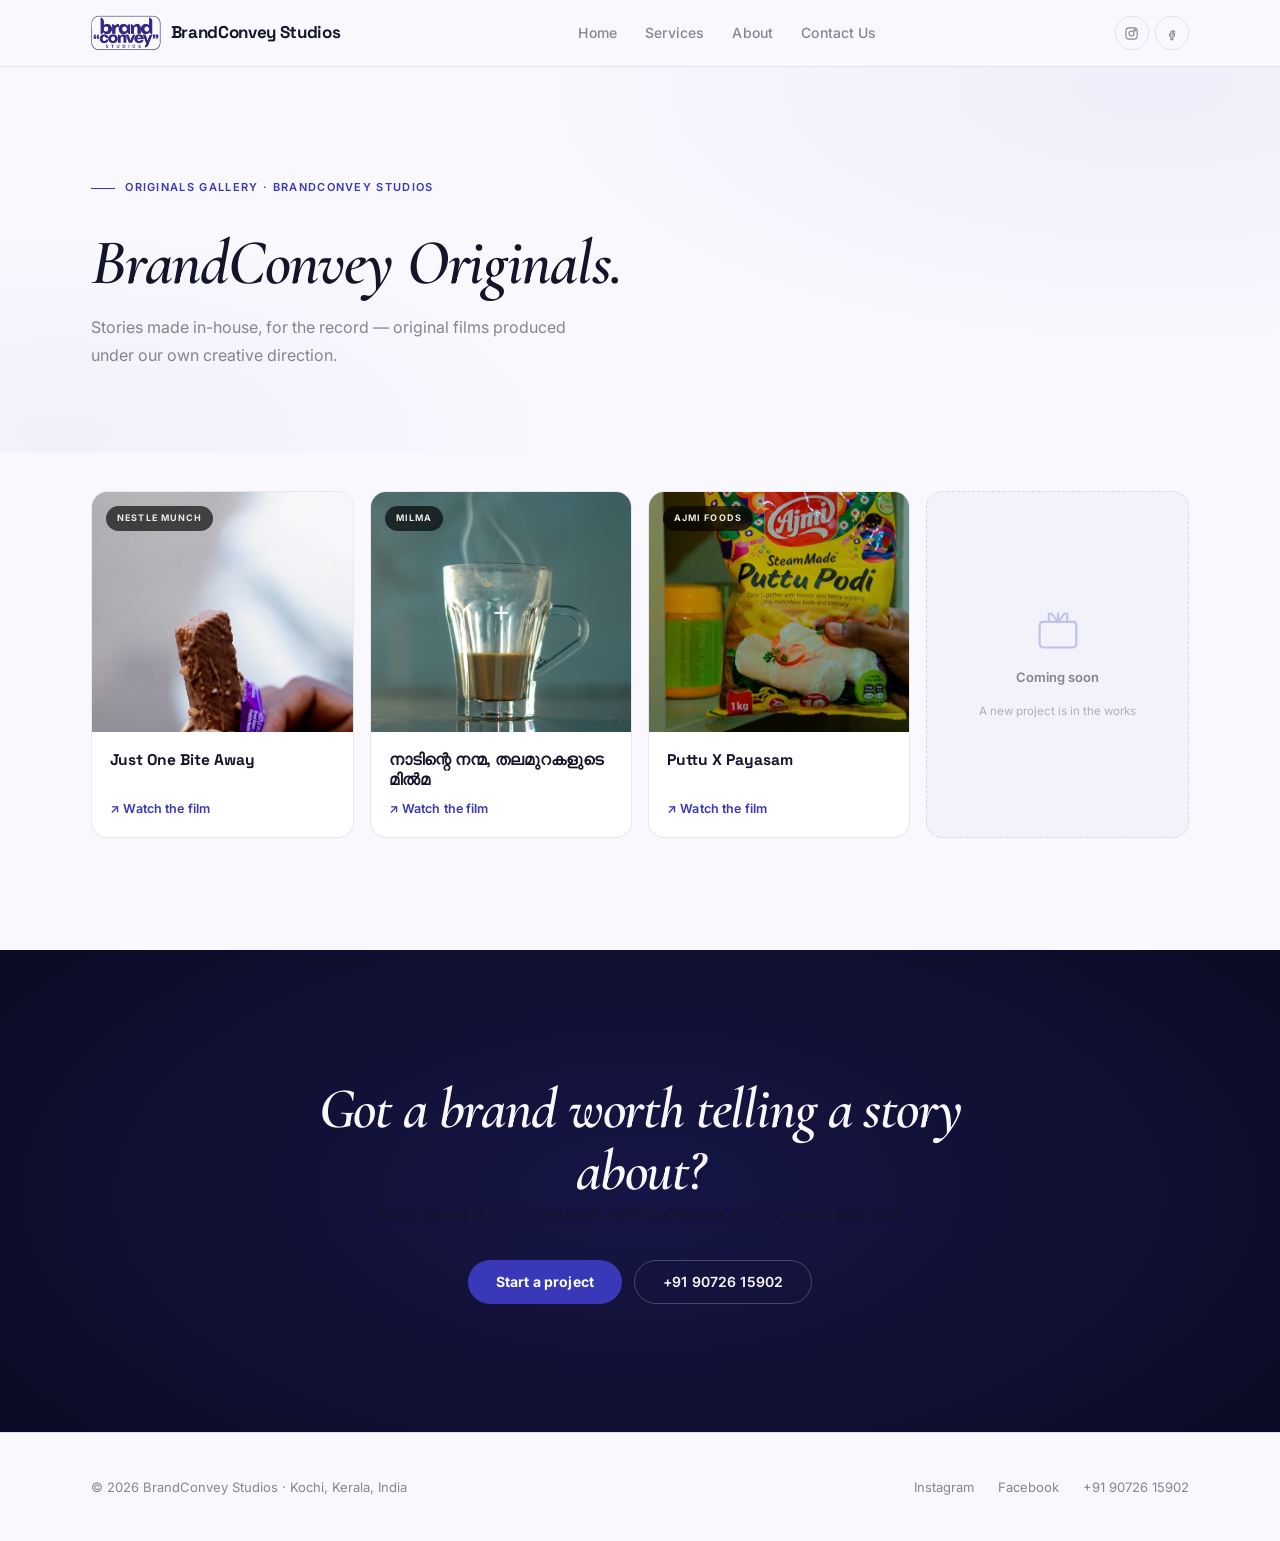
<file: originals-gallery.html>
<!DOCTYPE html>
<html lang="en">
<head>
<meta charset="UTF-8">
<meta name="viewport" content="width=device-width, initial-scale=1.0">
<title>BrandConvey Originals — In-House Brand Films | BrandConvey Studios, Kochi</title>
<meta name="description" content="BrandConvey Originals — in-house brand films produced under our own creative direction. Stories made for the record by BrandConvey Studios, Kochi.">
<meta name="robots" content="index, follow">
<meta property="og:title" content="BrandConvey Originals — In-House Brand Films">
<meta property="og:description" content="Original brand films produced in-house by BrandConvey Studios — stories made for the record.">
<meta property="og:type" content="website">
<meta property="og:url" content="https://brandconvey.in/originals-gallery.html">
<link rel="canonical" href="https://brandconvey.in/originals-gallery.html">
<meta property="og:image" content="https://brandconvey.in/logo.jpg">
<meta name="twitter:card" content="summary_large_image">
<meta name="twitter:title" content="BrandConvey Originals — In-House Brand Films">
<meta name="twitter:description" content="Original brand films produced in-house by BrandConvey Studios — stories made for the record.">
<script type="application/ld+json">
{
  "@context": "https://schema.org",
  "@graph": [
    {
      "@type": "WebPage",
      "@id": "https://brandconvey.in/originals-gallery.html#webpage",
      "url": "https://brandconvey.in/originals-gallery.html",
      "name": "BrandConvey Originals — In-House Brand Films | BrandConvey Studios, Kochi",
      "description": "Original brand films produced in-house by BrandConvey Studios — stories made for the record.",
      "isPartOf": {"@id": "https://brandconvey.in/#website"},
      "about": {"@id": "https://brandconvey.in/#business"}
    },
    {
      "@type": "ItemList",
      "name": "BrandConvey Originals",
      "description": "Original brand films produced in-house by BrandConvey Studios, Kochi, under their own creative direction.",
      "url": "https://brandconvey.in/originals-gallery.html",
      "itemListElement": [
        {
          "@type": "ListItem", "position": 1,
          "item": {
            "@type": "VideoObject",
            "name": "Just One Bite Away — BrandConvey Original",
            "description": "An original brand film produced in-house by BrandConvey Studios featuring Nestle Munch.",
            "thumbnailUrl": "https://brandconvey.in/orig-nestle-munch-20260911.jpg",
            "url": "https://youtube.com/shorts/RBqLyduc7xM",
            "productionCompany": {"@id": "https://brandconvey.in/#business"}
          }
        },
        {
          "@type": "ListItem", "position": 2,
          "item": {
            "@type": "VideoObject",
            "name": "നാടിന്റെ നന്മ, തലമുറകളുടെ മിൽമ — BrandConvey Original",
            "description": "An original brand film produced in-house by BrandConvey Studios featuring MILMA.",
            "thumbnailUrl": "https://brandconvey.in/orig-milma-20260911.jpg",
            "url": "https://youtube.com/shorts/giu7maKRqDQ",
            "productionCompany": {"@id": "https://brandconvey.in/#business"}
          }
        },
        {
          "@type": "ListItem", "position": 3,
          "item": {
            "@type": "VideoObject",
            "name": "Puttu X Payasam — BrandConvey Original",
            "description": "An original brand film produced in-house by BrandConvey Studios featuring AJMI Foods.",
            "thumbnailUrl": "https://brandconvey.in/orig-ajmi-foods-20260911.jpg",
            "url": "https://youtube.com/shorts/1kifUm0MNXY",
            "productionCompany": {"@id": "https://brandconvey.in/#business"}
          }
        }
      ]
    }
  ]
}
</script>
<link rel="icon" type="image/png" href="logo.jpg">
<link rel="apple-touch-icon" href="logo.jpg">
<link rel="preconnect" href="https://fonts.googleapis.com">
<link rel="preconnect" href="https://fonts.gstatic.com" crossorigin>
<link href="https://fonts.googleapis.com/css2?family=Space+Grotesk:wght@400;500;600;700&family=Inter:wght@400;500;600&display=swap" rel="stylesheet">
<link rel="stylesheet" href="styles.css">
</head>
<body>

<nav id="mainNav">
  <div class="wrap">
    <div class="nav-inner">
      <a class="nav-logo" href="index.html">
        <img class="nav-logo-img" src="logo.jpg" alt="BrandConvey Studios" onerror="this.style.display='none'">
        <span class="nav-logo-text">BrandConvey Studios</span>
      </a>
      <div class="nav-links">
        <a href="index.html">Home</a>
        <a href="services.html">Services</a>
        <a href="about.html">About</a>
        <a href="contact.html">Contact Us</a>
      </div>
      <div class="nav-right">
        <div class="nav-socials">
          <a href="https://www.instagram.com/brandconveystudios/" target="_blank" rel="noopener" aria-label="Instagram">
            <svg width="15" height="15" viewBox="0 0 24 24" fill="none" stroke="currentColor" stroke-width="1.8"><rect x="3" y="3" width="18" height="18" rx="5"/><circle cx="12" cy="12" r="4"/><circle cx="17.2" cy="6.8" r="1"/></svg>
          </a>
          <a href="https://www.facebook.com/brandconveystudios" target="_blank" rel="noopener" aria-label="Facebook">
            <svg width="15" height="15" viewBox="0 0 24 24" fill="none" stroke="currentColor" stroke-width="1.8"><path d="M15 8h-2a2 2 0 0 0-2 2v3H9v3h2v6h3v-6h2.5l.5-3H14v-2.2c0-.6.2-1 1-1h1.5V8z"/></svg>
          </a>
        </div>
        <a class="nav-cta-sm" href="tel:+919072615902">Call us</a>
        <button class="nav-ham" id="menuBtn" aria-label="Open menu" aria-expanded="false">
          <span></span><span></span><span></span>
        </button>
      </div>
    </div>
  </div>
</nav>

<div class="mob-menu" id="mobMenu" role="dialog" aria-modal="true" aria-label="Navigation">
  <a href="index.html">Home</a>
  <a href="services.html">Services</a>
  <a href="about.html">About</a>
  <a href="contact.html">Contact Us</a>
  <a href="tel:+919072615902" class="mob-cta">+91 90726 15902</a>
  <div class="mob-menu-socials">
    <a href="https://www.instagram.com/brandconveystudios/" target="_blank" rel="noopener" aria-label="Instagram">
      <svg width="18" height="18" viewBox="0 0 24 24" fill="none" stroke="currentColor" stroke-width="1.8"><rect x="3" y="3" width="18" height="18" rx="5"/><circle cx="12" cy="12" r="4"/><circle cx="17.2" cy="6.8" r="1"/></svg>
    </a>
    <a href="https://www.facebook.com/brandconveystudios" target="_blank" rel="noopener" aria-label="Facebook">
      <svg width="18" height="18" viewBox="0 0 24 24" fill="none" stroke="currentColor" stroke-width="1.8"><path d="M15 8h-2a2 2 0 0 0-2 2v3H9v3h2v6h3v-6h2.5l.5-3H14v-2.2c0-.6.2-1 1-1h1.5V8z"/></svg>
    </a>
  </div>
</div>

<section class="page-hero">
  <div class="wrap">
    <div class="page-hero-inner reveal" data-section="page-hero-originals"></div>
  </div>
</section>

<section class="section originals-section gallery-content-section">
  <div class="wrap">
    <div class="originals-grid" data-section="originals"></div>
  </div>
</section>

<section class="cta-section">
  <div class="wrap">
    <div data-section="cta-originals"></div>
    <div class="cta-btns reveal d2">
      <a class="btn btn-primary" href="contact.html">Start a project</a>
      <a class="btn btn-outline" href="tel:+919072615902">+91 90726 15902</a>
    </div>
  </div>
</section>

<footer>
  <div class="wrap">
    <div class="foot-inner">
      <div class="foot-copy">© 2026 BrandConvey Studios · Kochi, Kerala, India</div>
      <div class="foot-links">
        <a href="https://www.instagram.com/brandconveystudios/" target="_blank" rel="noopener">Instagram</a>
        <a href="https://www.facebook.com/brandconveystudios" target="_blank" rel="noopener">Facebook</a>
        <a href="tel:+919072615902">+91 90726 15902</a>
      </div>
    </div>
  </div>
</footer>

<script src="shared.js?v=2"></script>
</body>
</html>
</file>
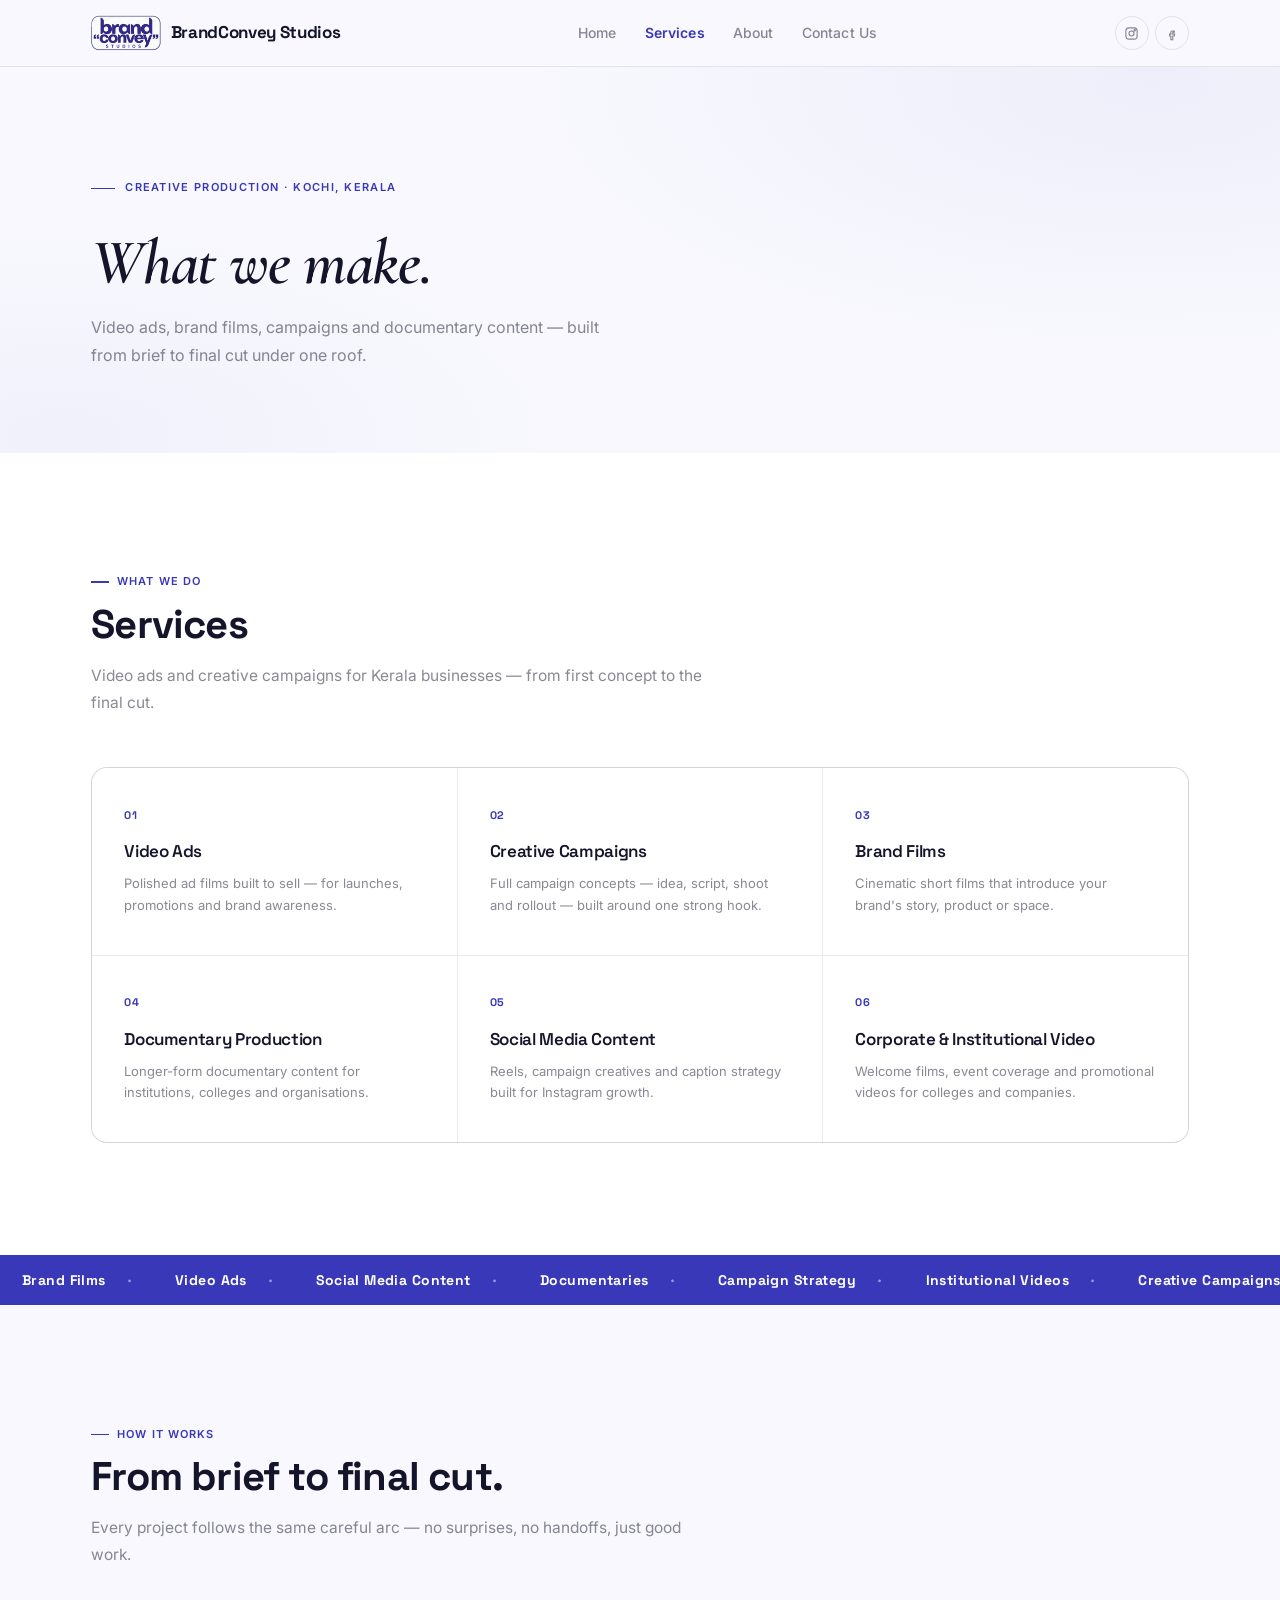
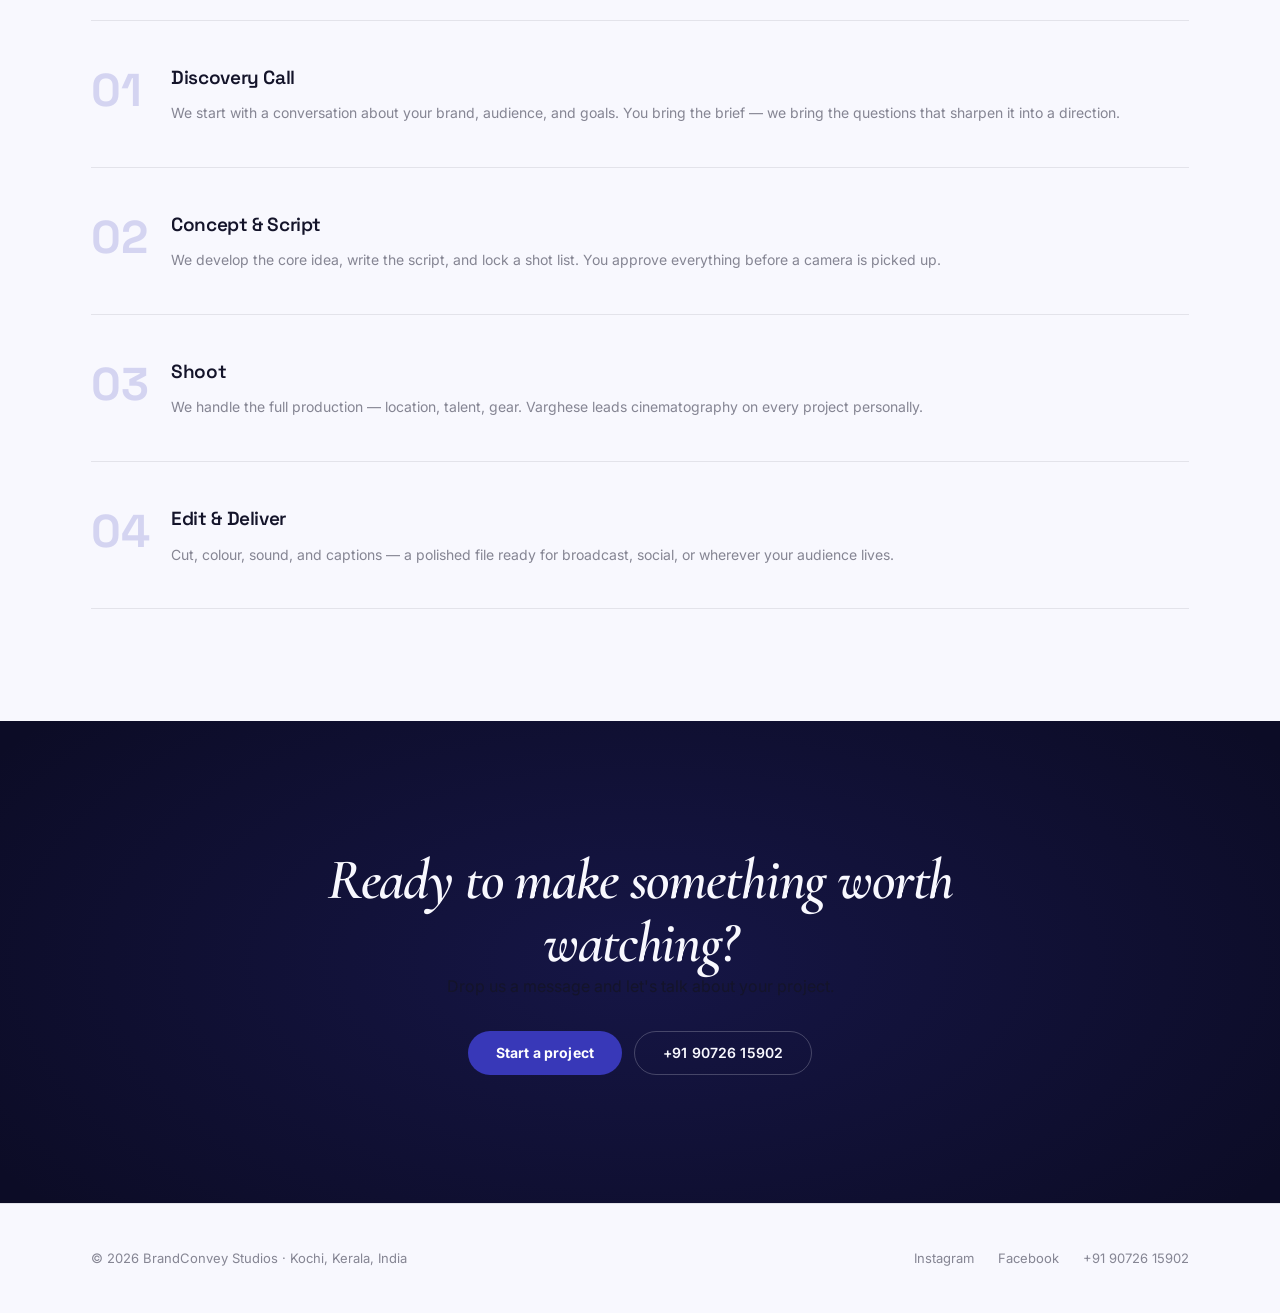
<file: services.html>
<!DOCTYPE html>
<html lang="en">
<head>
<meta charset="UTF-8">
<meta name="viewport" content="width=device-width, initial-scale=1.0">
<title>Services — BrandConvey Studios | Video Ads & Brand Films, Kochi</title>
<meta name="description" content="Video ads, brand films, creative campaigns, documentaries and social media content — BrandConvey Studios' full service offering, based in Kochi, Kerala.">
<meta name="robots" content="index, follow">
<meta property="og:title" content="Services — BrandConvey Studios">
<meta property="og:description" content="Video ads, brand films, creative campaigns and documentary production from Kochi's creative production studio.">
<meta property="og:type" content="website">
<meta property="og:url" content="https://brandconvey.in/services.html">
<link rel="canonical" href="https://brandconvey.in/services.html">
<meta property="og:image" content="https://brandconvey.in/logo.jpg">
<meta name="twitter:card" content="summary_large_image">
<meta name="twitter:title" content="Services — BrandConvey Studios">
<meta name="twitter:description" content="Video ads, brand films, creative campaigns and documentary production from Kochi's creative production studio.">
<script type="application/ld+json">
{
  "@context": "https://schema.org",
  "@graph": [
    {
      "@type": "WebPage",
      "@id": "https://brandconvey.in/services.html#webpage",
      "url": "https://brandconvey.in/services.html",
      "name": "Services — BrandConvey Studios | Video Ads & Brand Films, Kochi",
      "description": "Video ads, brand films, creative campaigns, documentaries and social media content — BrandConvey Studios' full service offering, based in Kochi, Kerala.",
      "isPartOf": {"@id": "https://brandconvey.in/#website"},
      "about": {"@id": "https://brandconvey.in/#business"}
    },
    {
      "@type": "ItemList",
      "name": "BrandConvey Studios — Services",
      "itemListElement": [
        {
          "@type": "ListItem", "position": 1,
          "item": {
            "@type": "Service",
            "name": "Video Ads",
            "description": "Polished ad films built to sell — for launches, promotions and brand awareness.",
            "provider": {"@id": "https://brandconvey.in/#business"},
            "areaServed": "Kerala, India"
          }
        },
        {
          "@type": "ListItem", "position": 2,
          "item": {
            "@type": "Service",
            "name": "Creative Campaigns",
            "description": "Full campaign concepts — idea, script, shoot and rollout — built around one strong hook.",
            "provider": {"@id": "https://brandconvey.in/#business"},
            "areaServed": "Kerala, India"
          }
        },
        {
          "@type": "ListItem", "position": 3,
          "item": {
            "@type": "Service",
            "name": "Brand Films",
            "description": "Cinematic short films that introduce your brand's story, product or space.",
            "provider": {"@id": "https://brandconvey.in/#business"},
            "areaServed": "Kerala, India"
          }
        },
        {
          "@type": "ListItem", "position": 4,
          "item": {
            "@type": "Service",
            "name": "Documentary Production",
            "description": "Longer-form documentary content for institutions, colleges and organisations.",
            "provider": {"@id": "https://brandconvey.in/#business"},
            "areaServed": "Kerala, India"
          }
        },
        {
          "@type": "ListItem", "position": 5,
          "item": {
            "@type": "Service",
            "name": "Social Media Content",
            "description": "Reels, campaign creatives and caption strategy built for Instagram growth.",
            "provider": {"@id": "https://brandconvey.in/#business"},
            "areaServed": "Kerala, India"
          }
        },
        {
          "@type": "ListItem", "position": 6,
          "item": {
            "@type": "Service",
            "name": "Corporate & Institutional Video",
            "description": "Welcome films, event coverage and promotional videos for colleges and companies.",
            "provider": {"@id": "https://brandconvey.in/#business"},
            "areaServed": "Kerala, India"
          }
        }
      ]
    }
  ]
}
</script>
<link rel="icon" type="image/png" href="logo.jpg">
<link rel="apple-touch-icon" href="logo.jpg">
<link rel="preconnect" href="https://fonts.googleapis.com">
<link rel="preconnect" href="https://fonts.gstatic.com" crossorigin>
<link href="https://fonts.googleapis.com/css2?family=Space+Grotesk:wght@400;500;600;700&family=Inter:wght@400;500;600&display=swap" rel="stylesheet">
<link rel="stylesheet" href="styles.css">
</head>
<body>

<nav id="mainNav">
  <div class="wrap">
    <div class="nav-inner">
      <a class="nav-logo" href="index.html">
        <img class="nav-logo-img" src="logo.jpg" alt="BrandConvey Studios" onerror="this.style.display='none'">
        <span class="nav-logo-text">BrandConvey Studios</span>
      </a>
      <div class="nav-links">
        <a href="index.html">Home</a>
        <a href="services.html" class="active">Services</a>
        <a href="about.html">About</a>
        <a href="contact.html">Contact Us</a>
      </div>
      <div class="nav-right">
        <div class="nav-socials">
          <a href="https://www.instagram.com/brandconveystudios/" target="_blank" rel="noopener" aria-label="Instagram">
            <svg width="15" height="15" viewBox="0 0 24 24" fill="none" stroke="currentColor" stroke-width="1.8"><rect x="3" y="3" width="18" height="18" rx="5"/><circle cx="12" cy="12" r="4"/><circle cx="17.2" cy="6.8" r="1"/></svg>
          </a>
          <a href="https://www.facebook.com/brandconveystudios" target="_blank" rel="noopener" aria-label="Facebook">
            <svg width="15" height="15" viewBox="0 0 24 24" fill="none" stroke="currentColor" stroke-width="1.8"><path d="M15 8h-2a2 2 0 0 0-2 2v3H9v3h2v6h3v-6h2.5l.5-3H14v-2.2c0-.6.2-1 1-1h1.5V8z"/></svg>
          </a>
        </div>
        <a class="nav-cta-sm" href="tel:+919072615902">Call us</a>
        <button class="nav-ham" id="menuBtn" aria-label="Open menu" aria-expanded="false">
          <span></span><span></span><span></span>
        </button>
      </div>
    </div>
  </div>
</nav>

<div class="mob-menu" id="mobMenu" role="dialog" aria-modal="true" aria-label="Navigation">
  <a href="index.html">Home</a>
  <a href="services.html">Services</a>
  <a href="about.html">About</a>
  <a href="contact.html">Contact Us</a>
  <a href="tel:+919072615902" class="mob-cta">+91 90726 15902</a>
  <div class="mob-menu-socials">
    <a href="https://www.instagram.com/brandconveystudios/" target="_blank" rel="noopener" aria-label="Instagram">
      <svg width="18" height="18" viewBox="0 0 24 24" fill="none" stroke="currentColor" stroke-width="1.8"><rect x="3" y="3" width="18" height="18" rx="5"/><circle cx="12" cy="12" r="4"/><circle cx="17.2" cy="6.8" r="1"/></svg>
    </a>
    <a href="https://www.facebook.com/brandconveystudios" target="_blank" rel="noopener" aria-label="Facebook">
      <svg width="18" height="18" viewBox="0 0 24 24" fill="none" stroke="currentColor" stroke-width="1.8"><path d="M15 8h-2a2 2 0 0 0-2 2v3H9v3h2v6h3v-6h2.5l.5-3H14v-2.2c0-.6.2-1 1-1h1.5V8z"/></svg>
    </a>
  </div>
</div>

<section class="page-hero">
  <div class="wrap">
    <div class="page-hero-inner reveal" data-section="page-hero-services"></div>
  </div>
</section>

<section class="section services-section" id="what-we-do">
  <div class="wrap">
    <div class="section-head reveal" data-section="section-head-svc"></div>
    <div class="services-grid reveal" data-section="services"></div>
  </div>
</section>

<div class="ticker" aria-hidden="true"><div class="ticker-track" id="tickerTrack"></div></div>

<section class="section process-section" id="how-we-do">
  <div class="wrap">
    <div class="section-head reveal" data-section="section-head-process"></div>
    <div class="process-list" data-section="process"></div>
  </div>
</section>


<section class="cta-section">
  <div class="wrap">
    <div data-section="cta-services"></div>
    <div class="cta-btns reveal d2">
      <a class="btn btn-primary" href="contact.html">Start a project</a>
      <a class="btn btn-outline" href="tel:+919072615902">+91 90726 15902</a>
    </div>
  </div>
</section>

<footer>
  <div class="wrap">
    <div class="foot-inner">
      <div class="foot-copy">© 2026 BrandConvey Studios · Kochi, Kerala, India</div>
      <div class="foot-links">
        <a href="https://www.instagram.com/brandconveystudios/" target="_blank" rel="noopener">Instagram</a>
        <a href="https://www.facebook.com/brandconveystudios" target="_blank" rel="noopener">Facebook</a>
        <a href="tel:+919072615902">+91 90726 15902</a>
      </div>
    </div>
  </div>
</footer>

<script src="shared.js?v=2"></script>
</body>
</html>
</file>
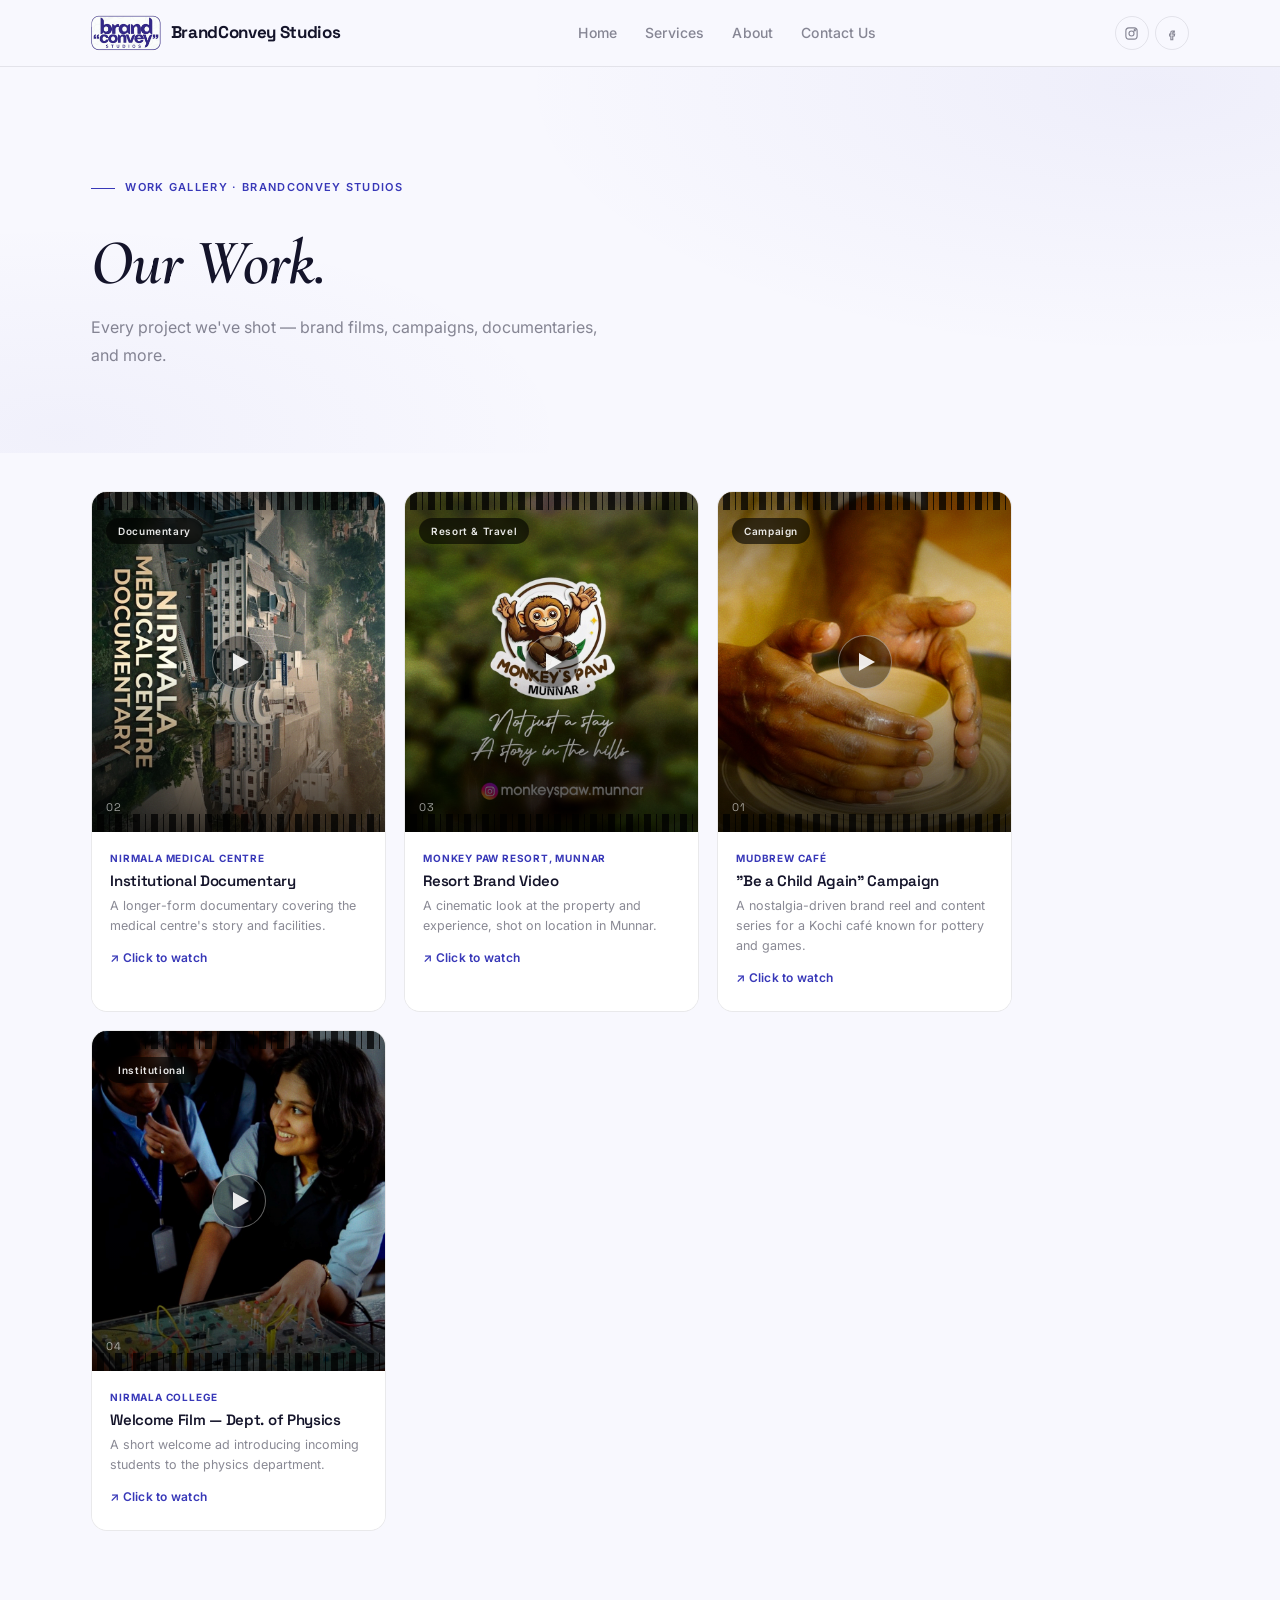
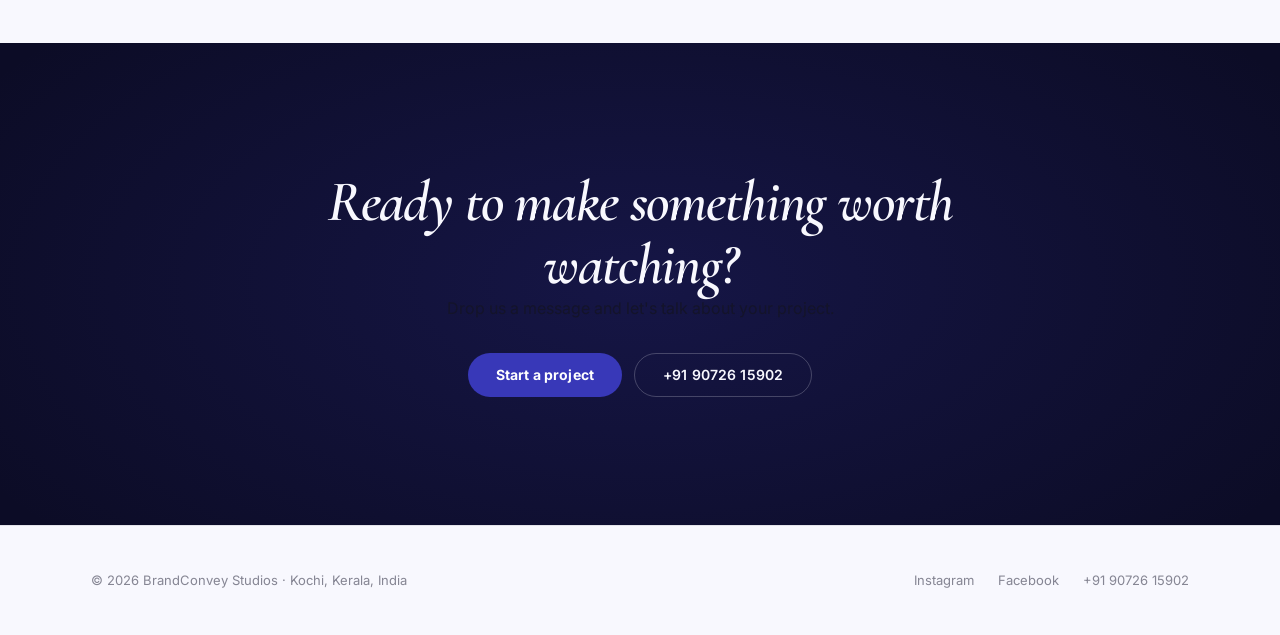
<file: work-gallery.html>
<!DOCTYPE html>
<html lang="en">
<head>
<meta charset="UTF-8">
<meta name="viewport" content="width=device-width, initial-scale=1.0">
<title>Our Work — BrandConvey Studios | Video Gallery</title>
<meta name="description" content="Watch the full portfolio of video ads, brand films, and campaigns produced by BrandConvey Studios, Kochi.">
<meta name="robots" content="index, follow">
<meta property="og:title" content="Our Work — BrandConvey Studios">
<meta property="og:description" content="Video ads, brand films, and campaigns by BrandConvey Studios.">
<meta property="og:type" content="website">
<meta property="og:url" content="https://brandconvey.in/work-gallery.html">
<link rel="canonical" href="https://brandconvey.in/work-gallery.html">
<meta property="og:image" content="https://brandconvey.in/logo.jpg">
<meta name="twitter:card" content="summary_large_image">
<meta name="twitter:title" content="Our Work — BrandConvey Studios">
<meta name="twitter:description" content="Video ads, brand films, and campaigns by BrandConvey Studios, Kochi.">
<script type="application/ld+json">
{
  "@context": "https://schema.org",
  "@graph": [
    {
      "@type": "WebPage",
      "@id": "https://brandconvey.in/work-gallery.html#webpage",
      "url": "https://brandconvey.in/work-gallery.html",
      "name": "Our Work — BrandConvey Studios | Video Gallery",
      "description": "Watch the full portfolio of video ads, brand films, and campaigns produced by BrandConvey Studios, Kochi.",
      "isPartOf": {"@id": "https://brandconvey.in/#website"},
      "about": {"@id": "https://brandconvey.in/#business"}
    },
    {
      "@type": "ItemList",
      "name": "BrandConvey Studios — Portfolio",
      "description": "Video ads, brand films, and campaigns produced by BrandConvey Studios.",
      "url": "https://brandconvey.in/work-gallery.html",
      "itemListElement": [
        {
          "@type": "ListItem", "position": 1,
          "item": {
            "@type": "VideoObject",
            "name": "Institutional Documentary — Nirmala Medical Centre",
            "description": "A longer-form documentary covering the medical centre's story and facilities.",
            "thumbnailUrl": "https://brandconvey.in/thumb2.jpg",
            "url": "https://youtube.com/shorts/ICbyJtfG1K8",
            "embedUrl": "https://youtube.com/shorts/ICbyJtfG1K8",
            "productionCompany": {"@id": "https://brandconvey.in/#business"},
            "genre": "Documentary",
            "about": {"@type": "Organization", "name": "Nirmala Medical Centre"}
          }
        },
        {
          "@type": "ListItem", "position": 2,
          "item": {
            "@type": "VideoObject",
            "name": "Resort Brand Video — Monkey Paw Resort, Munnar",
            "description": "A cinematic look at the property and experience, shot on location in Munnar.",
            "thumbnailUrl": "https://brandconvey.in/thumb3.jpg",
            "url": "https://youtube.com/shorts/cpnyfmEkOy4",
            "embedUrl": "https://youtube.com/shorts/cpnyfmEkOy4",
            "productionCompany": {"@id": "https://brandconvey.in/#business"},
            "genre": "Brand Film",
            "about": {"@type": "LodgingBusiness", "name": "Monkey Paw Resort", "location": "Munnar, Kerala"}
          }
        },
        {
          "@type": "ListItem", "position": 3,
          "item": {
            "@type": "VideoObject",
            "name": "\"Be a Child Again\" Campaign — Mudbrew Café",
            "description": "A nostalgia-driven brand reel and content series for a Kochi café known for pottery and games.",
            "thumbnailUrl": "https://brandconvey.in/thumb1.png",
            "url": "https://youtube.com/shorts/q-7ksZK6U8M",
            "embedUrl": "https://youtube.com/shorts/q-7ksZK6U8M",
            "productionCompany": {"@id": "https://brandconvey.in/#business"},
            "genre": "Campaign",
            "about": {"@type": "CafeOrCoffeeShop", "name": "Mudbrew Café", "location": "Kochi, Kerala"}
          }
        },
        {
          "@type": "ListItem", "position": 4,
          "item": {
            "@type": "VideoObject",
            "name": "Welcome Film — Dept. of Physics, Nirmala College",
            "description": "A short welcome ad introducing incoming students to the physics department.",
            "thumbnailUrl": "https://brandconvey.in/thumb4.jpg",
            "url": "https://youtube.com/shorts/cvxF-9diTFY",
            "embedUrl": "https://youtube.com/shorts/cvxF-9diTFY",
            "productionCompany": {"@id": "https://brandconvey.in/#business"},
            "genre": "Institutional",
            "about": {"@type": "CollegeOrUniversity", "name": "Nirmala College"}
          }
        }
      ]
    }
  ]
}
</script>
<link rel="icon" type="image/png" href="logo.jpg">
<link rel="apple-touch-icon" href="logo.jpg">
<link rel="preconnect" href="https://fonts.googleapis.com">
<link rel="preconnect" href="https://fonts.gstatic.com" crossorigin>
<link href="https://fonts.googleapis.com/css2?family=Space+Grotesk:wght@400;500;600;700&family=Inter:wght@400;500;600&display=swap" rel="stylesheet">
<link rel="stylesheet" href="styles.css">
</head>
<body>

<nav id="mainNav">
  <div class="wrap">
    <div class="nav-inner">
      <a class="nav-logo" href="index.html">
        <img class="nav-logo-img" src="logo.jpg" alt="BrandConvey Studios" onerror="this.style.display='none'">
        <span class="nav-logo-text">BrandConvey Studios</span>
      </a>
      <div class="nav-links">
        <a href="index.html">Home</a>
        <a href="services.html">Services</a>
        <a href="about.html">About</a>
        <a href="contact.html">Contact Us</a>
      </div>
      <div class="nav-right">
        <div class="nav-socials">
          <a href="https://www.instagram.com/brandconveystudios/" target="_blank" rel="noopener" aria-label="Instagram">
            <svg width="15" height="15" viewBox="0 0 24 24" fill="none" stroke="currentColor" stroke-width="1.8"><rect x="3" y="3" width="18" height="18" rx="5"/><circle cx="12" cy="12" r="4"/><circle cx="17.2" cy="6.8" r="1"/></svg>
          </a>
          <a href="https://www.facebook.com/brandconveystudios" target="_blank" rel="noopener" aria-label="Facebook">
            <svg width="15" height="15" viewBox="0 0 24 24" fill="none" stroke="currentColor" stroke-width="1.8"><path d="M15 8h-2a2 2 0 0 0-2 2v3H9v3h2v6h3v-6h2.5l.5-3H14v-2.2c0-.6.2-1 1-1h1.5V8z"/></svg>
          </a>
        </div>
        <a class="nav-cta-sm" href="tel:+919072615902">Call us</a>
        <button class="nav-ham" id="menuBtn" aria-label="Open menu" aria-expanded="false">
          <span></span><span></span><span></span>
        </button>
      </div>
    </div>
  </div>
</nav>

<div class="mob-menu" id="mobMenu" role="dialog" aria-modal="true" aria-label="Navigation">
  <a href="index.html">Home</a>
  <a href="services.html">Services</a>
  <a href="about.html">About</a>
  <a href="contact.html">Contact Us</a>
  <a href="tel:+919072615902" class="mob-cta">+91 90726 15902</a>
  <div class="mob-menu-socials">
    <a href="https://www.instagram.com/brandconveystudios/" target="_blank" rel="noopener" aria-label="Instagram">
      <svg width="18" height="18" viewBox="0 0 24 24" fill="none" stroke="currentColor" stroke-width="1.8"><rect x="3" y="3" width="18" height="18" rx="5"/><circle cx="12" cy="12" r="4"/><circle cx="17.2" cy="6.8" r="1"/></svg>
    </a>
    <a href="https://www.facebook.com/brandconveystudios" target="_blank" rel="noopener" aria-label="Facebook">
      <svg width="18" height="18" viewBox="0 0 24 24" fill="none" stroke="currentColor" stroke-width="1.8"><path d="M15 8h-2a2 2 0 0 0-2 2v3H9v3h2v6h3v-6h2.5l.5-3H14v-2.2c0-.6.2-1 1-1h1.5V8z"/></svg>
    </a>
  </div>
</div>

<section class="page-hero">
  <div class="wrap">
    <div class="page-hero-inner reveal" data-section="page-hero-work"></div>
  </div>
</section>

<section class="section gallery-content-section">
  <div class="wrap">
    <div class="work-gallery-grid" data-section="work-gallery"></div>
  </div>
</section>

<section class="cta-section">
  <div class="wrap">
    <div data-section="cta-work"></div>
    <div class="cta-btns reveal d2">
      <a class="btn btn-primary" href="contact.html">Start a project</a>
      <a class="btn btn-outline" href="tel:+919072615902">+91 90726 15902</a>
    </div>
  </div>
</section>

<footer>
  <div class="wrap">
    <div class="foot-inner">
      <div class="foot-copy">© 2026 BrandConvey Studios · Kochi, Kerala, India</div>
      <div class="foot-links">
        <a href="https://www.instagram.com/brandconveystudios/" target="_blank" rel="noopener">Instagram</a>
        <a href="https://www.facebook.com/brandconveystudios" target="_blank" rel="noopener">Facebook</a>
        <a href="tel:+919072615902">+91 90726 15902</a>
      </div>
    </div>
  </div>
</footer>

<script src="shared.js?v=2"></script>
</body>
</html>
</file>
<file: styles.css>
/* Cormorant Garamond — display / editorial headlines */
@import url('https://fonts.googleapis.com/css2?family=Cormorant+Garamond:ital,wght@0,500;0,600;1,400;1,500;1,600&display=swap');

/* ── Design tokens ───────────────────────────────────────── */
:root {
  /* Core backgrounds */
  --bg:          #F8F8FE;
  --bg-alt:      #FFFFFF;
  --surface:     #FFFFFF;
  --surface-2:   #F2F2FA;

  /* Gold accent */
  --gold:        #3838B8;
  --gold-bright: #4848CC;
  --gold-dim:    rgba(56,56,184,.08);
  --gold-border: rgba(56,56,184,.18);

  /* Typography */
  --cream:       #14142A;
  --muted:       rgba(20,20,42,.50);
  --dim:         rgba(20,20,42,.30);

  /* Borders */
  --border:      rgba(20,20,42,.09);
  --border-hi:   rgba(20,20,42,.15);
  --rule:        rgba(20,20,42,.07);   /* used in HTML inline styles */

  /* Kept for HTML inline-style compat */
  --offwhite:    #F8F8FE;
  --indigo:      #FFFFFF;
  --indigo-deep: #F8F8FE;
  --indigo-mid:  #F2F2FA;
  --yellow:      #3838B8;
  --lavender:    #7B6FB0;
  --ink:         #14142A;
  --ink-soft:    rgba(20,20,42,.50);
  --white:       #FFFFFF;

  --r-card: 16px;
  --r-pill: 100px;
}

/* ── Reset & base ───────────────────────────────────────── */
*,*::before,*::after{box-sizing:border-box;margin:0;padding:0}
html{scroll-behavior:smooth}
body{
  background:var(--bg);
  color:var(--cream);
  font-family:'Inter',sans-serif;
  line-height:1.6;
  -webkit-font-smoothing:antialiased;
  overflow-x:hidden;
}
h1,h2,h3,h4{font-family:'Space Grotesk',sans-serif;letter-spacing:-.02em}
a{color:inherit}
img,video{max-width:100%;display:block}
button{cursor:pointer;border:none;background:none;font:inherit}

/* ── Layout ─────────────────────────────────────────────── */
.wrap{width:100%;max-width:1200px;margin:0 auto;padding-left:clamp(20px,4vw,52px);padding-right:clamp(20px,4vw,52px)}
.section{padding:clamp(64px,9vw,112px) 0}

/* ── Buttons ─────────────────────────────────────────────── */
.btn{
  display:inline-flex;align-items:center;gap:8px;
  padding:14px 28px;border-radius:var(--r-pill);
  font-weight:600;font-size:14px;text-decoration:none;
  transition:background .22s,color .22s,transform .18s,border-color .22s,box-shadow .22s;
  white-space:nowrap;line-height:1;letter-spacing:.01em;
}
.btn:hover{transform:translateY(-2px)}
.btn-primary{background:var(--gold);color:#FFFFFF;font-weight:700}
.btn-primary:hover{background:var(--gold-bright);box-shadow:0 8px 28px rgba(56,56,184,.28)}
.btn-outline{border:1.5px solid rgba(20,20,42,.18);color:var(--cream)}
.btn-outline:hover{background:rgba(20,20,42,.05);border-color:rgba(20,20,42,.35)}

/* ── Typography helpers ──────────────────────────────────── */
.eyebrow{
  display:inline-flex;align-items:center;gap:10px;
  font-size:11px;letter-spacing:.12em;text-transform:uppercase;
  font-weight:600;margin-bottom:20px;color:var(--gold);
}
.eyebrow::before{
  content:"";display:block;width:24px;height:1.5px;
  background:var(--gold);flex-shrink:0;
}
.section-eyebrow{
  display:inline-flex;align-items:center;gap:8px;
  font-size:11px;letter-spacing:.10em;text-transform:uppercase;
  font-weight:600;color:var(--gold);margin-bottom:12px;
}
.section-eyebrow::before{
  content:"";display:block;width:18px;height:1.5px;
  background:var(--gold);flex-shrink:0;
}
.section-head{margin-bottom:clamp(32px,4vw,56px);max-width:620px}
.section-head h2{font-size:clamp(24px,3.2vw,40px);font-weight:700;line-height:1.12;color:var(--cream)}
.h2-gold{color:var(--gold)!important}
.section-head p{margin-top:14px;color:var(--muted);font-size:clamp(14px,1.6vw,15.5px);line-height:1.75}

/* ── NAV ─────────────────────────────────────────────────── */
nav{
  position:sticky;top:0;z-index:200;
  background:rgba(248,248,254,.92);
  backdrop-filter:blur(20px);-webkit-backdrop-filter:blur(20px);
  border-bottom:1px solid var(--border);
}
.nav-inner{display:flex;align-items:center;justify-content:space-between;gap:16px;padding-top:14px;padding-bottom:14px;min-height:66px}
.nav-logo{display:flex;align-items:center;gap:10px;flex-shrink:0;text-decoration:none;color:var(--cream)}
.nav-logo-img{height:36px;width:auto;display:block;border-radius:8px;flex-shrink:0}
.nav-logo-text{font-family:'Space Grotesk',sans-serif;font-weight:700;font-size:clamp(14px,1.6vw,17px);letter-spacing:-.02em;white-space:nowrap;color:var(--cream)}
.nav-links{display:flex;gap:clamp(14px,2.2vw,34px);font-size:14px;font-weight:500;background:transparent!important;border:none!important;box-shadow:none!important;padding:0;margin:0}
.nav-links a{text-decoration:none;color:var(--muted);transition:color .2s;background:transparent!important;border:none;padding:4px 0;letter-spacing:.01em}
.nav-links a:hover{color:var(--cream)}
.nav-links a.active{color:var(--gold);font-weight:600}
.nav-right{display:flex;align-items:center;gap:8px;flex-shrink:0}
.nav-socials{display:flex;gap:6px}
.nav-socials a{
  width:34px;height:34px;border-radius:50%;
  border:1px solid var(--border);
  display:flex;align-items:center;justify-content:center;
  color:var(--muted);
  transition:background .2s,color .2s,border-color .2s;flex-shrink:0;
}
.nav-socials a:hover{background:var(--gold);color:#FFFFFF;border-color:var(--gold)}
.nav-cta-sm{
  display:none;background:var(--gold);color:#FFFFFF;
  font-size:12px;font-weight:700;padding:8px 16px;
  border-radius:var(--r-pill);text-decoration:none;white-space:nowrap;
  transition:background .2s;letter-spacing:.01em;
}
.nav-cta-sm:hover{background:var(--gold-bright)}
.nav-ham{
  display:none;flex-direction:column;gap:5px;
  width:38px;height:38px;align-items:center;justify-content:center;
  border-radius:8px;border:1px solid var(--border);flex-shrink:0;
}
.nav-ham span{display:block;width:18px;height:1.5px;background:var(--cream);border-radius:2px;transition:transform .25s,opacity .25s}
.nav-ham.open span:nth-child(1){transform:translateY(6.5px) rotate(45deg)}
.nav-ham.open span:nth-child(2){opacity:0;transform:scaleX(0)}
.nav-ham.open span:nth-child(3){transform:translateY(-6.5px) rotate(-45deg)}
.mob-menu{
  display:none;position:fixed;top:0;left:0;right:0;bottom:0;z-index:199;
  background:var(--bg);flex-direction:column;
  padding:100px clamp(20px,5vw,52px) 40px;overflow-y:auto;
}
.mob-menu.open{display:flex}
.mob-menu a{
  display:block;padding:20px 0;
  font-size:clamp(24px,6vw,36px);font-family:'Space Grotesk',sans-serif;
  font-weight:700;color:var(--cream);text-decoration:none;
  border-bottom:1px solid var(--border);letter-spacing:-.02em;transition:color .2s;
}
.mob-menu a:hover{color:var(--gold)}
.mob-menu .mob-cta{
  margin-top:32px;display:block;background:var(--gold);
  color:#FFFFFF!important;text-align:center;
  border-radius:var(--r-pill);padding:18px;font-size:16px;font-weight:700;
  border-bottom:none!important;
}
.mob-menu-socials{margin-top:32px;display:flex;gap:14px}
.mob-menu-socials a{
  width:44px;height:44px;border-radius:50%;
  border:1px solid var(--border)!important;
  display:flex;align-items:center;justify-content:center;
  padding:0;font-size:0;transition:background .2s,border-color .2s!important;
}
.mob-menu-socials a:hover{background:var(--gold);border-color:var(--gold)!important;color:#FFFFFF}
@media(max-width:1024px){.nav-socials{display:none}}
@media(max-width:768px){.nav-links{display:none}.nav-cta-sm{display:inline-flex}}
@media(max-width:520px){.nav-cta-sm{display:none}.nav-ham{display:flex}}
@media(max-width:360px){.nav-logo-text{display:none}}

/* ── HERO ────────────────────────────────────────────────── */
.hero{
  background:var(--bg);color:var(--cream);
  position:relative;overflow:hidden;
  padding:clamp(72px,10vw,128px) 0 clamp(64px,9vw,110px);
}
.hero::before{
  content:"";position:absolute;inset:0;pointer-events:none;
  background:
    radial-gradient(ellipse 55% 70% at 85% 12%,rgba(56,56,184,.06),transparent),
    radial-gradient(ellipse 45% 55% at 8%  88%,rgba(56,56,184,.04),transparent);
}
.hero::after{
  content:"";position:absolute;inset:0;z-index:0;pointer-events:none;
  opacity:.012;
  background-image:url("data:image/svg+xml,%3Csvg viewBox='0 0 200 200' xmlns='http://www.w3.org/2000/svg'%3E%3Cfilter id='n'%3E%3CfeTurbulence type='fractalNoise' baseFrequency='0.85' numOctaves='4' stitchTiles='stitch'/%3E%3C/filter%3E%3Crect width='100%25' height='100%25' filter='url(%23n)'/%3E%3C/svg%3E");
  background-size:180px 180px;
}
.hero-grid{
  position:relative;z-index:1;
  display:grid;grid-template-columns:1.1fr .9fr;
  gap:clamp(32px,5vw,72px);align-items:start;
}
.hero-eyebrow{color:var(--gold)}
.hero-eyebrow::before{background:var(--gold)}
.hero h1{
  font-family:'Cormorant Garamond','Space Grotesk',serif;
  font-size:clamp(46px,6.5vw,92px);
  font-weight:600;font-style:italic;
  line-height:1.02;letter-spacing:-.01em;color:var(--cream);
}
.hero h1 em{font-style:normal;color:var(--gold)}
.hero-lead{
  margin-top:22px;font-size:clamp(14px,1.7vw,16px);
  color:var(--muted);line-height:1.75;max-width:500px;
}
.hero-actions{margin-top:36px;display:flex;gap:12px;flex-wrap:wrap}
.hero-actions .btn-primary{background:var(--gold);color:#FFFFFF}
.hero-actions .btn-primary:hover{background:var(--gold-bright)}
.hero-actions .btn-outline{border-color:rgba(20,20,42,.18);color:var(--cream)}
.hero-actions .btn-outline:hover{background:rgba(20,20,42,.05);border-color:rgba(20,20,42,.35)}
.hero-status{
  margin-top:28px;display:inline-flex;align-items:center;gap:10px;
  border:1px solid rgba(56,56,184,.2);border-radius:var(--r-pill);
  padding:8px 16px 8px 12px;font-size:11.5px;font-weight:500;
  color:var(--muted);white-space:nowrap;background:rgba(56,56,184,.05);
}
.status-dot{
  width:7px;height:7px;border-radius:50%;flex-shrink:0;
  background:var(--gold);box-shadow:0 0 0 4px rgba(56,56,184,.15);
  animation:pulse 2s infinite;
}
@keyframes pulse{0%,100%{opacity:1}50%{opacity:.25}}
.hero-right{display:flex;flex-direction:column;gap:16px}
.h-card{
  background:rgba(20,20,42,.04);border:1px solid var(--border);
  border-radius:20px;
  padding:clamp(22px,2.8vw,32px) clamp(22px,2.8vw,34px);
  transition:background .25s,border-color .25s;
}
.h-card:hover{background:rgba(20,20,42,.07);border-color:var(--border-hi)}
.h-card-label{font-size:10px;text-transform:uppercase;letter-spacing:.12em;color:var(--gold);font-weight:700;margin-bottom:14px}
.h-tagline{font-family:'Space Grotesk',sans-serif;font-size:clamp(15px,1.8vw,20px);font-weight:600;line-height:1.45;color:var(--cream)}
.h-tagline em{font-style:normal;color:var(--gold)}
.hero-tags{display:flex;flex-wrap:wrap;gap:8px}
.hero-tags span{
  font-size:12px;padding:6px 14px;border-radius:var(--r-pill);
  border:1px solid var(--border);color:var(--muted);letter-spacing:.01em;
  transition:background .2s,border-color .2s,color .2s;
}
.hero-tags span:hover{background:var(--gold-dim);border-color:var(--gold-border);color:var(--gold)}
/* ── Gallery link (below filmstrip) ─────────────────────── */
.gallery-link-wrap{
  display:flex;justify-content:flex-end;
  padding-top:20px;
}
.gallery-link{
  display:inline-flex;align-items:center;gap:8px;
  font-size:13px;font-weight:600;letter-spacing:.02em;
  color:var(--gold);text-decoration:none;
  padding:10px 0;
  transition:color .2s,gap .2s;
}
.gallery-link:hover{color:var(--gold-bright);gap:12px}
.gallery-arrow{transition:transform .2s}
.gallery-link:hover .gallery-arrow{transform:translate(3px,-3px)}

/* ── Gallery pages: tighter gap below page-hero ─────────── */
.gallery-content-section{padding-top:clamp(24px,3vw,40px)}

/* ── Work gallery grid (work-gallery.html) ───────────────── */
.work-gallery-grid{
  display:flex;
  flex-wrap:wrap;
  gap:18px;
}
.work-gallery-grid .work-card{
  scroll-snap-align:none;
}


@media(max-width:960px){.hero-grid{grid-template-columns:1fr}.hero-right{display:none}.hero-lead{max-width:100%}}
@media(max-width:480px){.hero-actions{flex-direction:column;align-items:stretch}.hero-actions .btn{justify-content:center}.hero-status{font-size:11px;white-space:normal}}

/* ── PAGE HERO (inner pages) ─────────────────────────────── */
.page-hero{
  background:var(--bg);color:var(--cream);
  position:relative;overflow:hidden;
  padding:clamp(64px,9vw,104px) 0 clamp(52px,7vw,84px);
}
.page-hero::before{
  content:"";position:absolute;inset:0;pointer-events:none;
  background:
    radial-gradient(ellipse 50% 70% at 90%  5%,rgba(56,56,184,.05),transparent),
    radial-gradient(ellipse 40% 55% at  5% 95%,rgba(56,56,184,.04),transparent);
}
.page-hero-inner{position:relative;z-index:1}
.page-hero .eyebrow{color:var(--gold)}
.page-hero .eyebrow::before{background:var(--gold)}
.page-hero h1{
  font-family:'Cormorant Garamond','Space Grotesk',serif;
  font-size:clamp(34px,5vw,66px);
  font-weight:600;font-style:italic;line-height:1.06;margin-top:12px;color:var(--cream);
}
.page-hero p{
  margin-top:16px;font-size:clamp(14px,1.6vw,16px);
  color:var(--muted);max-width:520px;line-height:1.75;
}

/* ── RAIL ────────────────────────────────────────────────── */
.rail{
  height:1px;
  background:linear-gradient(90deg,transparent 0,var(--gold) 15%,var(--gold) 85%,transparent 100%);
  opacity:.3;
}
.rail-track{display:none}

/* ── WORK SECTION ────────────────────────────────────────── */
.work-section{background:var(--bg-alt)}
.work-section .section-head h2{
  font-family:'Cormorant Garamond','Space Grotesk',serif;
  font-size:clamp(42px,5.5vw,72px);font-style:italic;font-weight:600;letter-spacing:-.01em;
}
.filmstrip{
  display:flex;gap:18px;overflow-x:auto;padding-bottom:16px;
  scroll-snap-type:x mandatory;cursor:grab;
  margin-left:calc(-1 * clamp(20px,4vw,52px));
  margin-right:calc(-1 * clamp(20px,4vw,52px));
  padding-left:clamp(20px,4vw,52px);
  padding-right:clamp(20px,4vw,52px);
  -webkit-overflow-scrolling:touch;touch-action:pan-x;
}
.filmstrip:active{cursor:grabbing}
.filmstrip::-webkit-scrollbar{height:3px}
.filmstrip::-webkit-scrollbar-thumb{background:var(--gold);border-radius:10px;opacity:.5}
.work-card{
  flex:0 0 clamp(220px,72vw,280px);scroll-snap-align:start;
  background:var(--surface);border:1px solid var(--border);
  border-radius:var(--r-card);overflow:hidden;
  transition:transform .35s cubic-bezier(.22,.68,0,1.2),box-shadow .35s,border-color .25s;
  cursor:pointer;-webkit-tap-highlight-color:transparent;display:flex;flex-direction:column;
}
@media(min-width:600px) {.work-card{flex:0 0 clamp(240px,42vw,280px)}}
@media(min-width:900px) {.work-card{flex:0 0 282px}}
@media(min-width:1100px){.work-card{flex:0 0 295px}}
.work-card:hover{
  transform:translateY(-6px);
  box-shadow:0 20px 48px rgba(20,20,42,.14),0 0 0 1px rgba(56,56,184,.18);
  border-color:rgba(56,56,184,.18);
}
.work-thumb{
  position:relative;height:340px;flex-shrink:0;overflow:hidden;
  display:flex;align-items:center;justify-content:center;
}
@media(min-width:600px){.work-thumb{height:360px}}
@media(min-width:900px){.work-thumb{height:340px}}
.work-thumb::before,.work-thumb::after{
  content:"";position:absolute;left:0;right:0;height:18px;z-index:4;pointer-events:none;
  background-image:repeating-linear-gradient(90deg,transparent 0,transparent 5px,rgba(0,0,0,.75) 5px,rgba(0,0,0,.75) 12px);
  background-size:18px 100%;
}
.work-thumb::before{top:0}
.work-thumb::after{bottom:0}
.work-thumb-img{
  position:absolute;inset:0;width:100%;height:100%;
  object-fit:cover;object-position:center center;display:block;z-index:0;
  transition:transform .6s cubic-bezier(.22,.68,0,1);
}
.work-card:hover .work-thumb-img{transform:scale(1.05)}
.work-thumb-grain{
  position:absolute;inset:0;z-index:1;pointer-events:none;
  opacity:.22;mix-blend-mode:overlay;
  background-image:url("data:image/svg+xml,%3Csvg viewBox='0 0 200 200' xmlns='http://www.w3.org/2000/svg'%3E%3Cfilter id='n'%3E%3CfeTurbulence type='fractalNoise' baseFrequency='0.75' numOctaves='4' stitchTiles='stitch'/%3E%3C/filter%3E%3Crect width='100%25' height='100%25' filter='url(%23n)'/%3E%3C/svg%3E");
  background-size:200px 200px;
}
.work-thumb-vignette{
  position:absolute;inset:0;z-index:2;pointer-events:none;
  background:linear-gradient(to bottom,rgba(0,0,0,.45) 0%,transparent 32%,transparent 52%,rgba(0,0,0,.78) 100%);
}
.play-btn{
  position:relative;z-index:3;width:54px;height:54px;border-radius:50%;
  background:rgba(0,0,0,.4);border:1.5px solid rgba(255,255,255,.4);
  display:flex;align-items:center;justify-content:center;
  transition:transform .3s,background .25s,border-color .25s,box-shadow .25s;
}
.play-btn-arrow{
  width:0;height:0;margin-left:5px;
  border-top:9px solid transparent;border-bottom:9px solid transparent;
  border-left:16px solid rgba(255,255,255,.9);transition:border-left-color .25s;
}
.work-card:hover .play-btn{
  transform:scale(1.12);background:var(--gold);border-color:var(--gold);
  box-shadow:0 0 28px rgba(56,56,184,.4);
}
.work-card:hover .play-btn-arrow{border-left-color:#FFFFFF}
.work-tag{
  position:absolute;top:26px;left:14px;z-index:5;
  font-size:10px;font-weight:600;letter-spacing:.06em;
  background:rgba(0,0,0,.62);color:rgba(255,255,255,.9);
  padding:5px 12px;border-radius:var(--r-pill);backdrop-filter:blur(4px);
}
.work-num{
  position:absolute;bottom:16px;left:14px;z-index:5;
  font-family:'Space Grotesk',sans-serif;font-size:11px;
  opacity:.6;letter-spacing:.1em;color:#fff;
}
.work-info{padding:18px 18px 22px;background:var(--surface);flex:1}
.work-client{font-size:10px;font-weight:700;text-transform:uppercase;letter-spacing:.08em;color:var(--gold)}
.work-info h3{font-size:clamp(13.5px,1.5vw,15px);margin-top:5px;font-weight:600;line-height:1.3;color:var(--cream)}
.work-info p{font-size:12.5px;color:var(--muted);margin-top:5px;line-height:1.6}
.card-link{
  font-size:12px;font-weight:600;color:var(--gold);text-decoration:none;
  display:inline-flex;align-items:center;gap:5px;margin-top:12px;
  transition:color .2s,gap .2s;letter-spacing:.02em;cursor:pointer;
}
.card-link:hover{color:var(--gold-bright);gap:9px}
.work-upcoming{
  flex:0 0 clamp(160px,50vw,220px);scroll-snap-align:start;
  background:var(--surface-2);border:1.5px dashed rgba(56,56,184,.2);
  border-radius:var(--r-card);padding:28px;
  display:flex;flex-direction:column;align-items:center;justify-content:center;
  text-align:center;min-height:300px;
}
@media(min-width:600px){.work-upcoming{flex:0 0 200px}}
.plus-ring{
  width:44px;height:44px;border-radius:50%;
  border:1.5px dashed rgba(56,56,184,.35);
  display:flex;align-items:center;justify-content:center;
  font-size:22px;color:var(--gold);margin-bottom:14px;
}
.work-upcoming h3{font-size:14px;color:var(--cream);font-weight:600}
.work-upcoming p{font-size:12px;color:var(--muted);margin-top:8px}

/* ── TICKER ──────────────────────────────────────────────── */
.ticker{background:var(--gold);overflow:hidden;padding:14px 0}
.ticker-track{display:flex;white-space:nowrap;animation:tick 26s linear infinite}
.t-item{
  display:inline-flex;align-items:center;
  font-family:'Space Grotesk',sans-serif;font-weight:700;
  font-size:clamp(12px,1.4vw,14px);color:#FFFFFF;
  padding:0 22px;letter-spacing:.03em;
}
.t-item::after{content:"·";padding-left:22px;opacity:.5}
@keyframes tick{from{transform:translateX(0)}to{transform:translateX(-50%)}}

/* ── SERVICES ────────────────────────────────────────────── */
.services-section{background:var(--bg-alt)}
.services-grid{
  display:grid;grid-template-columns:repeat(3,1fr);
  gap:1px;background:var(--border);
  border-radius:var(--r-card);overflow:hidden;
  border:1px solid var(--border);
}
.svc-cell{
  background:var(--surface);padding:clamp(24px,3vw,40px) clamp(20px,2.5vw,32px);
  transition:background .22s;position:relative;
}
.svc-cell:hover{background:var(--surface-2)}
.svc-idx{font-size:11px;color:var(--gold);font-weight:700;font-family:'Space Grotesk',sans-serif;letter-spacing:.06em}
.svc-cell h3{font-size:clamp(14px,1.8vw,17px);margin-top:14px;font-weight:600;color:var(--cream)}
.svc-cell p{font-size:13px;color:var(--muted);margin-top:8px;line-height:1.65}
@media(max-width:860px){.services-grid{grid-template-columns:1fr 1fr}}
@media(max-width:480px){.services-grid{grid-template-columns:1fr}}

/* ── PROCESS ─────────────────────────────────────────────── */
.process-section{background:var(--bg)}
.process-list{display:flex;flex-direction:column}
.process-step{
  display:grid;grid-template-columns:80px 1fr;
  padding:clamp(24px,3.5vw,42px) 0;
  border-top:1px solid var(--border);align-items:start;
}
.process-step:last-child{border-bottom:1px solid var(--border)}
.proc-n{
  font-family:'Space Grotesk',sans-serif;
  font-size:clamp(28px,4vw,46px);font-weight:700;
  color:var(--gold);opacity:.18;line-height:1;padding-top:4px;
  transition:opacity .3s;
}
.process-step:hover .proc-n{opacity:.5}
.proc-body h3{font-size:clamp(15px,2vw,19px);font-weight:600;color:var(--cream)}
.proc-body p{font-size:14px;color:var(--muted);margin-top:8px;line-height:1.7}
@media(max-width:400px){.process-step{grid-template-columns:56px 1fr}}

/* ── TEAM ────────────────────────────────────────────────── */
.team-section{background:var(--bg-alt)}
.team-section .section-eyebrow{color:var(--gold)}
.team-section .section-head h2{color:var(--cream)}
.team-section .section-head p{color:var(--muted)}
.team-grid{display:grid;grid-template-columns:1fr 1fr;gap:clamp(16px,2.5vw,28px)}
.team-card{
  background:var(--surface);border:1px solid var(--border);
  border-radius:var(--r-card);padding:clamp(24px,3vw,38px);
  transition:background .25s,border-color .25s,transform .3s,box-shadow .3s;
}
.team-card:hover{
  background:var(--surface-2);border-color:var(--gold-border);
  transform:translateY(-4px);box-shadow:0 16px 40px rgba(20,20,42,.10);
}
.avatar-photo{
  width:72px;height:72px;border-radius:50%;object-fit:cover;
  border:2px solid var(--gold-border);margin-bottom:18px;display:block;
}
.avatar-fallback{
  width:72px;height:72px;border-radius:50%;flex-shrink:0;
  background:var(--gold-dim);display:none;align-items:center;justify-content:center;
  font-family:'Space Grotesk',sans-serif;font-weight:700;color:var(--gold);font-size:18px;
  margin-bottom:18px;border:1px solid var(--gold-border);
}
.avatar-photo.broken{display:none}
.avatar-photo.broken+.avatar-fallback{display:flex}
.team-card h3{font-size:clamp(16px,2.2vw,21px);font-weight:700;color:var(--cream)}
.team-role{font-size:12px;color:var(--gold);font-weight:600;margin-top:4px;line-height:1.45}
.team-bio{font-size:13px;color:var(--muted);margin-top:12px;line-height:1.7}
.creds{margin-top:14px;display:flex;flex-wrap:wrap;gap:6px}
.creds span{
  font-size:11px;padding:4px 10px;border-radius:var(--r-pill);
  border:1px solid var(--border-hi);color:var(--dim);letter-spacing:.01em;
}
.team-socials{margin-top:16px;display:flex;gap:8px}
.team-socials a{
  width:36px;height:36px;border-radius:50%;border:1px solid var(--border-hi);
  display:flex;align-items:center;justify-content:center;
  color:var(--muted);transition:background .2s,border-color .2s,color .2s;
}
.team-socials a:hover{background:var(--gold);border-color:var(--gold);color:#FFFFFF}
@media(max-width:560px){.team-grid{grid-template-columns:1fr}}

/* ── ORIGINALS ───────────────────────────────────────────── */
.originals-section{background:var(--bg)}
.originals-section .section-head{max-width:100%}
.originals-section .section-head h2{
  color:var(--cream);
  font-family:'Cormorant Garamond','Space Grotesk',serif;
  font-size:clamp(42px,5.5vw,72px);font-style:italic;font-weight:600;letter-spacing:-.01em;
}
.originals-section .section-head p{color:var(--muted)}
.originals-section .section-eyebrow{color:var(--gold)}
.originals-grid{display:grid;grid-template-columns:repeat(4,1fr);gap:16px}
@media(max-width:900px){.originals-grid{grid-template-columns:1fr 1fr}}
@media(max-width:500px){.originals-grid{grid-template-columns:1fr}}
.orig-card{
  background:var(--surface);border:1px solid var(--border);
  border-radius:var(--r-card);overflow:hidden;
  display:flex;flex-direction:column;position:relative;
  transition:transform .35s cubic-bezier(.22,.68,0,1.2),box-shadow .35s,border-color .25s;
}
.orig-card:hover{
  transform:translateY(-5px);
  box-shadow:0 18px 44px rgba(20,20,42,.12),0 0 0 1px rgba(56,56,184,.18);
  border-color:rgba(56,56,184,.18);
}
.orig-card-placeholder{
  background:var(--surface-2);border:1.5px dashed rgba(56,56,184,.15);
  border-radius:var(--r-card);
  display:flex;flex-direction:column;align-items:center;justify-content:center;
  text-align:center;min-height:320px;padding:32px 20px;gap:14px;
}
.orig-client-badge{
  position:absolute;top:14px;left:14px;z-index:5;
  background:rgba(0,0,0,.65);color:rgba(255,255,255,.9);
  font-size:9px;font-weight:700;letter-spacing:.12em;text-transform:uppercase;
  padding:5px 11px;border-radius:100px;backdrop-filter:blur(6px);
}
.orig-thumb{height:240px;background:var(--surface-2);position:relative;overflow:hidden}
.orig-thumb img{
  width:100%;height:100%;object-fit:cover;display:block;
  transition:transform .6s cubic-bezier(.22,.68,0,1);
}
.orig-card:hover .orig-thumb img{transform:scale(1.06)}
.orig-info{padding:18px;flex:1;display:flex;flex-direction:column;gap:8px}
.orig-title{font-family:'Space Grotesk',sans-serif;font-size:clamp(14px,1.6vw,15.5px);font-weight:700;color:var(--cream);line-height:1.3}
.orig-watch{
  font-size:12.5px;font-weight:600;color:var(--gold);text-decoration:none;
  display:inline-flex;align-items:center;gap:5px;margin-top:auto;
  transition:color .2s,gap .2s;letter-spacing:.01em;cursor:pointer;
}
.orig-watch:hover{color:var(--gold-bright);gap:9px}
.slate-icon{width:44px;height:44px;opacity:.25;flex-shrink:0;color:var(--gold)}
.orig-placeholder-label{font-size:13px;font-weight:600;color:var(--muted)}
.orig-placeholder-sub{font-size:11.5px;color:var(--dim)}

/* ── CTA SECTION ─────────────────────────────────────────── */
.cta-section{
  background:#0C0C26;text-align:center;
  padding:clamp(72px,10vw,128px) 0;
  position:relative;overflow:hidden;
}
.cta-section::before{
  content:"";position:absolute;inset:0;pointer-events:none;
  background:radial-gradient(ellipse 60% 80% at 50% 50%,rgba(56,56,184,.22),transparent);
}
.cta-section h2{
  font-family:'Cormorant Garamond','Space Grotesk',serif;
  font-size:clamp(30px,4.5vw,60px);font-weight:600;font-style:italic;
  max-width:660px;margin:0 auto;line-height:1.08;color:#F8F8FE;position:relative;
}
.cta-section>.wrap>p{color:rgba(248,248,254,.55);margin-top:14px;font-size:clamp(14px,1.8vw,16px);position:relative}
.cta-section .btn-outline{border-color:rgba(248,248,254,.22);color:#F8F8FE}
.cta-section .btn-outline:hover{background:rgba(248,248,254,.08);border-color:rgba(248,248,254,.45)}
.cta-btns{margin-top:32px;display:flex;gap:12px;justify-content:center;flex-wrap:wrap;position:relative}
@media(max-width:380px){.cta-btns{flex-direction:column;align-items:center}.cta-btns .btn{width:100%;max-width:300px;justify-content:center}}
.contact-cards{
  display:grid;grid-template-columns:repeat(3,1fr);gap:14px;
  max-width:860px;margin:clamp(44px,6vw,68px) auto 0;text-align:left;position:relative;
}
.contact-card{
  background:var(--surface);border:1px solid var(--border);
  border-radius:18px;padding:clamp(20px,2.5vw,30px);
  display:flex;flex-direction:column;gap:10px;
  transition:box-shadow .25s,transform .25s,border-color .25s;
}
.contact-card:hover{box-shadow:0 8px 28px rgba(20,20,42,.08);transform:translateY(-3px);border-color:var(--border-hi)}
/* Dark CTA context overrides */
.cta-section .contact-card{background:rgba(255,255,255,.07);border-color:rgba(255,255,255,.10)}
.cta-section .contact-card:hover{background:rgba(255,255,255,.11);border-color:rgba(255,255,255,.18);box-shadow:none}
.cc-icon{
  width:38px;height:38px;border-radius:10px;background:var(--gold-dim);
  display:flex;align-items:center;justify-content:center;
  color:var(--gold);flex-shrink:0;margin-bottom:2px;
}
.cc-label{font-size:10px;letter-spacing:.1em;text-transform:uppercase;font-weight:700;color:var(--gold);opacity:.7}
.cc-value{display:flex;flex-direction:column;gap:4px}
.cc-value a{
  font-size:clamp(12.5px,1.3vw,14px);font-weight:500;text-decoration:none;
  color:var(--cream);transition:color .2s;word-break:break-all;display:block;
}
.cc-value a:hover{color:var(--gold)}
.cc-value address{font-style:normal;font-size:clamp(12.5px,1.3vw,14px);font-weight:500;color:var(--cream);line-height:1.7}
.cc-founder-name{font-size:10px;font-weight:700;text-transform:uppercase;letter-spacing:.08em;color:var(--gold);opacity:.75}
/* Text overrides inside dark CTA cards */
.cta-section .cc-icon{background:rgba(56,56,184,.30);color:rgba(248,248,254,.75)}
.cta-section .cc-label{color:rgba(248,248,254,.45);opacity:1}
.cta-section .cc-founder-name{color:rgba(248,248,254,.55);opacity:1}
.cta-section .cc-value a{color:rgba(248,248,254,.9)}
.cta-section .cc-value address{color:rgba(248,248,254,.85)}
.cta-section{--rule:rgba(248,248,254,.10)}
@media(max-width:680px){.contact-cards{grid-template-columns:1fr 1fr;gap:12px}}
@media(max-width:420px){.contact-cards{grid-template-columns:1fr}}

/* ── CONTACT FORM ────────────────────────────────────────── */
.contact-form-section{background:var(--bg-alt)}
.contact-form-layout{display:grid;grid-template-columns:1.2fr 1fr;gap:clamp(32px,5vw,64px);align-items:start}
@media(max-width:800px){.contact-form-layout{grid-template-columns:1fr}}
.form-card{
  background:var(--surface);border:1px solid var(--border);
  border-radius:var(--r-card);padding:clamp(28px,3.5vw,44px);
}
.form-group{display:flex;flex-direction:column;gap:6px;margin-bottom:22px}
.form-group label{font-size:13px;font-weight:600;color:var(--cream);letter-spacing:.01em}
.form-group .req{color:var(--gold);margin-left:2px}
.form-input,.form-select,.form-textarea{
  width:100%;padding:12px 15px;
  border:1.5px solid var(--border-hi);border-radius:10px;
  font-family:'Inter',sans-serif;font-size:14px;color:var(--cream);
  background:var(--surface-2);
  transition:border-color .22s,box-shadow .22s,background .22s;
  outline:none;-webkit-appearance:none;appearance:none;
}
.form-input::placeholder,.form-textarea::placeholder{color:var(--dim)}
.form-input:focus,.form-select:focus,.form-textarea:focus{
  border-color:var(--gold);box-shadow:0 0 0 3px rgba(56,56,184,.10);
  background:var(--surface);
}
.form-textarea{resize:vertical;min-height:130px;line-height:1.65}
.form-select{
  background-image:url("data:image/svg+xml,%3Csvg xmlns='http://www.w3.org/2000/svg' width='12' height='8' viewBox='0 0 12 8'%3E%3Cpath d='M1 1l5 5 5-5' stroke='%233838B8' stroke-width='1.5' fill='none' stroke-linecap='round'/%3E%3C/svg%3E");
  background-repeat:no-repeat;background-position:right 14px center;
  padding-right:38px;cursor:pointer;
}
.form-select option{background:var(--surface);color:var(--cream)}
.form-submit{
  width:100%;display:flex;align-items:center;justify-content:center;
  padding:16px;font-size:15px;background:var(--gold);color:#FFFFFF;
  border-radius:var(--r-pill);border:none;cursor:pointer;
  font-weight:700;font-family:'Inter',sans-serif;letter-spacing:.02em;
  transition:background .22s,transform .18s,box-shadow .22s;
}
.form-submit:hover{background:var(--gold-bright);transform:translateY(-2px);box-shadow:0 8px 28px rgba(56,56,184,.28)}
.contact-info-stack{display:flex;flex-direction:column;gap:14px}
.contact-info-stack .contact-card{margin:0}

/* ── FOOTER ──────────────────────────────────────────────── */
footer{
  background:var(--bg);border-top:1px solid var(--border);
  color:var(--muted);padding:clamp(24px,4vw,44px) 0;font-size:13px;
}
.foot-inner{display:flex;justify-content:space-between;align-items:center;flex-wrap:wrap;gap:12px}
.foot-copy{font-size:clamp(11px,1.4vw,13px);flex-shrink:1;min-width:0}
footer a{text-decoration:none;color:var(--muted);transition:color .2s}
footer a:hover{color:var(--gold)}
.foot-links{display:flex;gap:clamp(10px,2vw,24px);align-items:center;flex-wrap:wrap;flex-shrink:0}
@media(max-width:460px){.foot-inner{flex-direction:column;align-items:flex-start;gap:10px}}

/* ── REVEAL ──────────────────────────────────────────────── */
.reveal{opacity:0;transform:translateY(22px);transition:opacity .6s ease,transform .6s ease}
.reveal.visible{opacity:1;transform:translateY(0)}
.d1{transition-delay:.08s}
.d2{transition-delay:.16s}
.d3{transition-delay:.24s}
.d4{transition-delay:.32s}
@media(prefers-reduced-motion:reduce){
  .reveal{opacity:1;transform:none;transition:none}
  .ticker-track,.status-dot{animation:none!important}
}

/* ── Mobile & responsive improvements ────────────────────── */

/* Prevent iOS Safari auto-zoom on form focus (requires ≥16px) */
@media(max-width:767px){
  .form-input,.form-select,.form-textarea{font-size:16px}
}

/* Touch targets: raise to ≥44px on mobile */
@media(max-width:767px){
  .nav-ham{width:44px;height:44px;border-radius:10px}
  .btn{min-height:48px}
  .form-submit{min-height:52px;font-size:16px}
  .team-socials a{width:44px;height:44px}
  .nav-socials a{width:40px;height:40px}
  .card-link,.orig-watch{padding:6px 0;min-height:36px;display:inline-flex;align-items:center}
}
/* nav-cta-sm touch target only between 521-767px where it's actually visible */
@media(min-width:521px) and (max-width:767px){
  .nav-cta-sm{padding:12px 20px;display:inline-flex;align-items:center;justify-content:center}
}


/* Hero: tighten vertical padding on small phones */
@media(max-width:480px){
  .hero{padding-top:52px;padding-bottom:40px}
}

/* Work filmstrip: shorter thumb on narrow phones (270px wide card) */
@media(max-width:479px){
  .work-thumb{height:240px}
  .work-card{flex:0 0 78vw}
}

/* Work upcoming card: better proportion on mobile */
@media(max-width:479px){
  .work-upcoming{flex:0 0 56vw;min-height:240px;padding:20px}
}

/* Originals: reduce heights in single-column layout */
@media(max-width:500px){
  .orig-thumb{height:200px}
  .orig-card-placeholder{min-height:160px;padding:24px 16px}
}

/* Page hero: tighten inner-page padding on mobile */
@media(max-width:480px){
  .page-hero{padding:44px 0 36px}
}

/* CTA section: reduce vertical whitespace on mobile */
@media(max-width:480px){
  .cta-section{padding:60px 0}
}

/* Contact cards: full-width on very narrow screens */
@media(max-width:400px){
  .contact-cards{grid-template-columns:1fr}
}

/* Process: tighten number column on very small phones */
@media(max-width:360px){
  .process-step{grid-template-columns:48px 1fr}
  .proc-n{font-size:22px}
}

/* Ticker: tighten item spacing on mobile */
@media(max-width:480px){
  .t-item{padding:0 14px;font-size:12px}
  .t-item::after{padding-left:14px}
}

/* Services grid: slightly tighter cells on mobile */
@media(max-width:480px){
  .svc-cell{padding:20px 18px}
}

/* Section padding: slightly reduce on very small screens */
@media(max-width:360px){
  .section{padding:52px 0}
}

/* Footer: always stack on small screens, left-aligned */
@media(max-width:480px){
  .foot-inner{flex-direction:column;align-items:flex-start;gap:8px}
  .foot-links{gap:14px}
}

/* CTA buttons: stack at 400px instead of 380px for better UX */
@media(max-width:400px){
  .cta-btns{flex-direction:column;align-items:stretch}
  .cta-btns .btn{width:100%;justify-content:center}
}

/* Mobile menu: ensure overlay is properly above everything */
@media(max-width:520px){
  .mob-menu{padding-top:88px}
}
</file>
